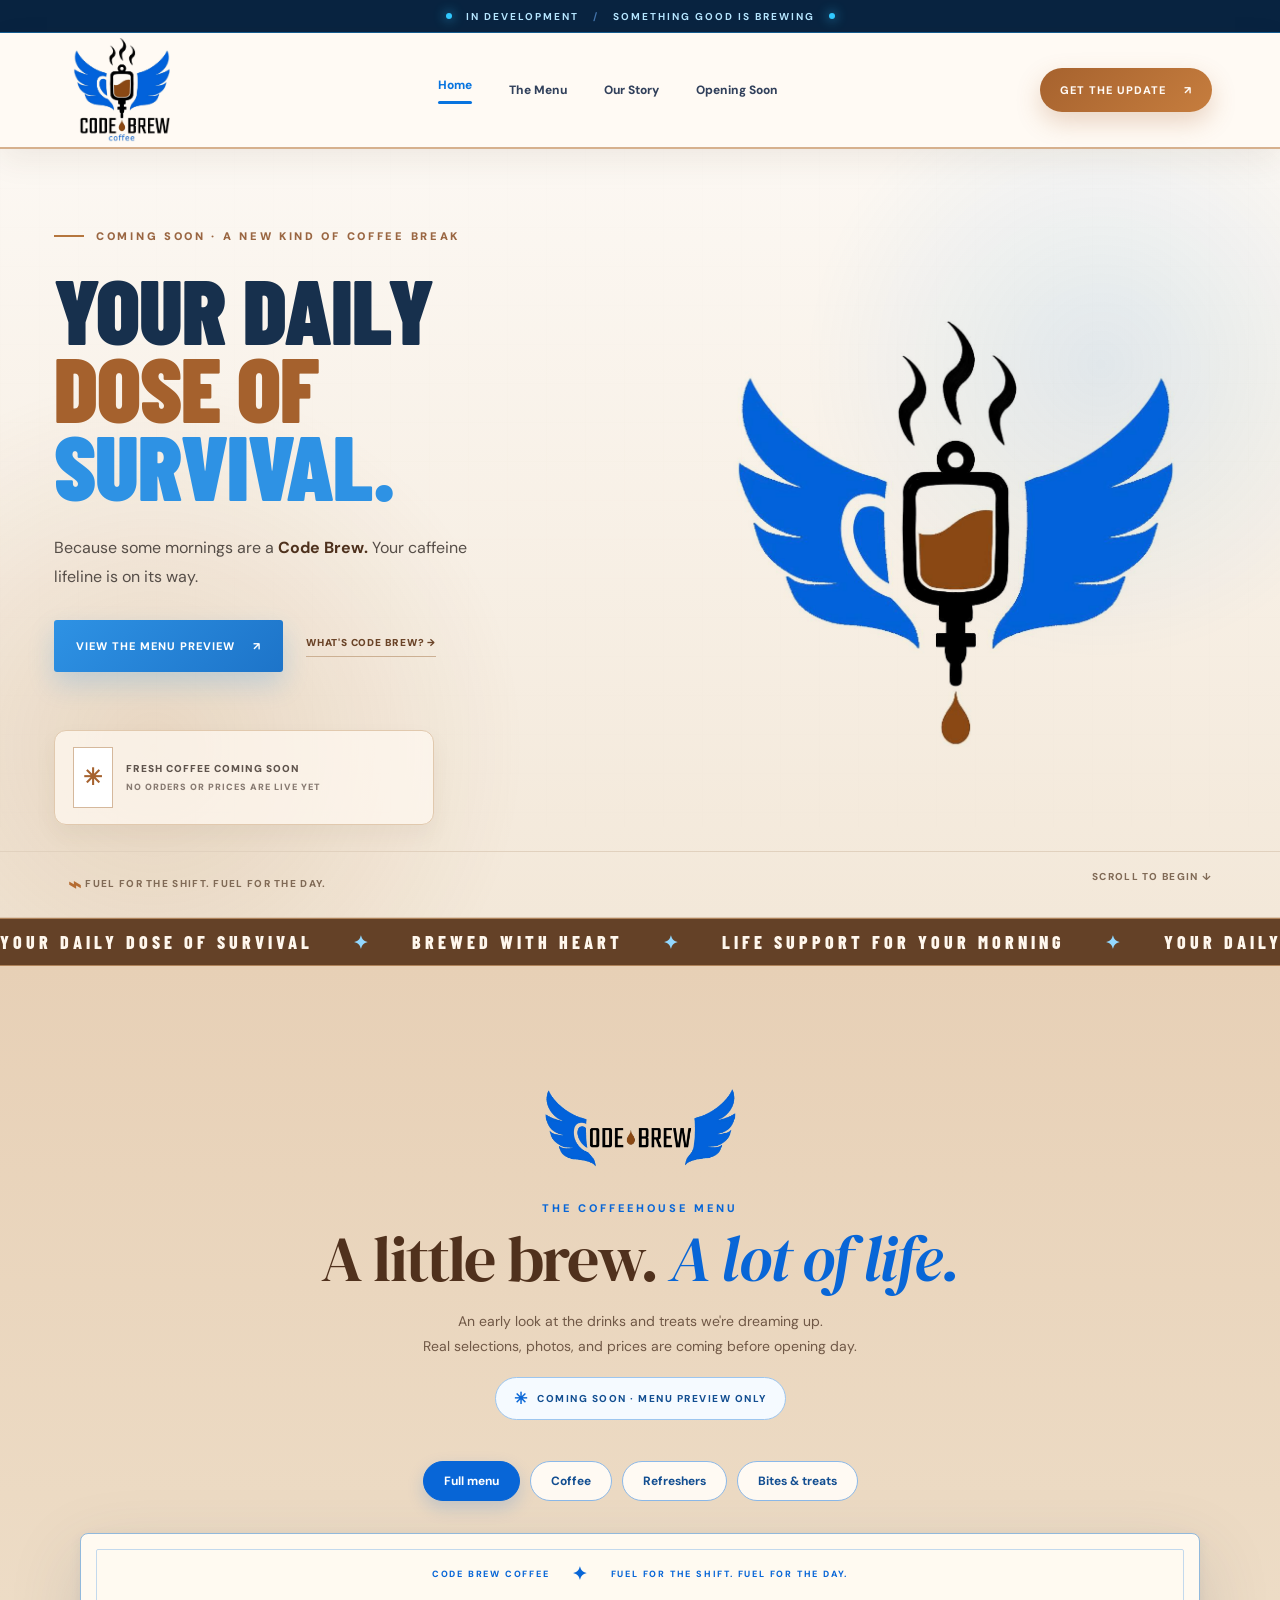
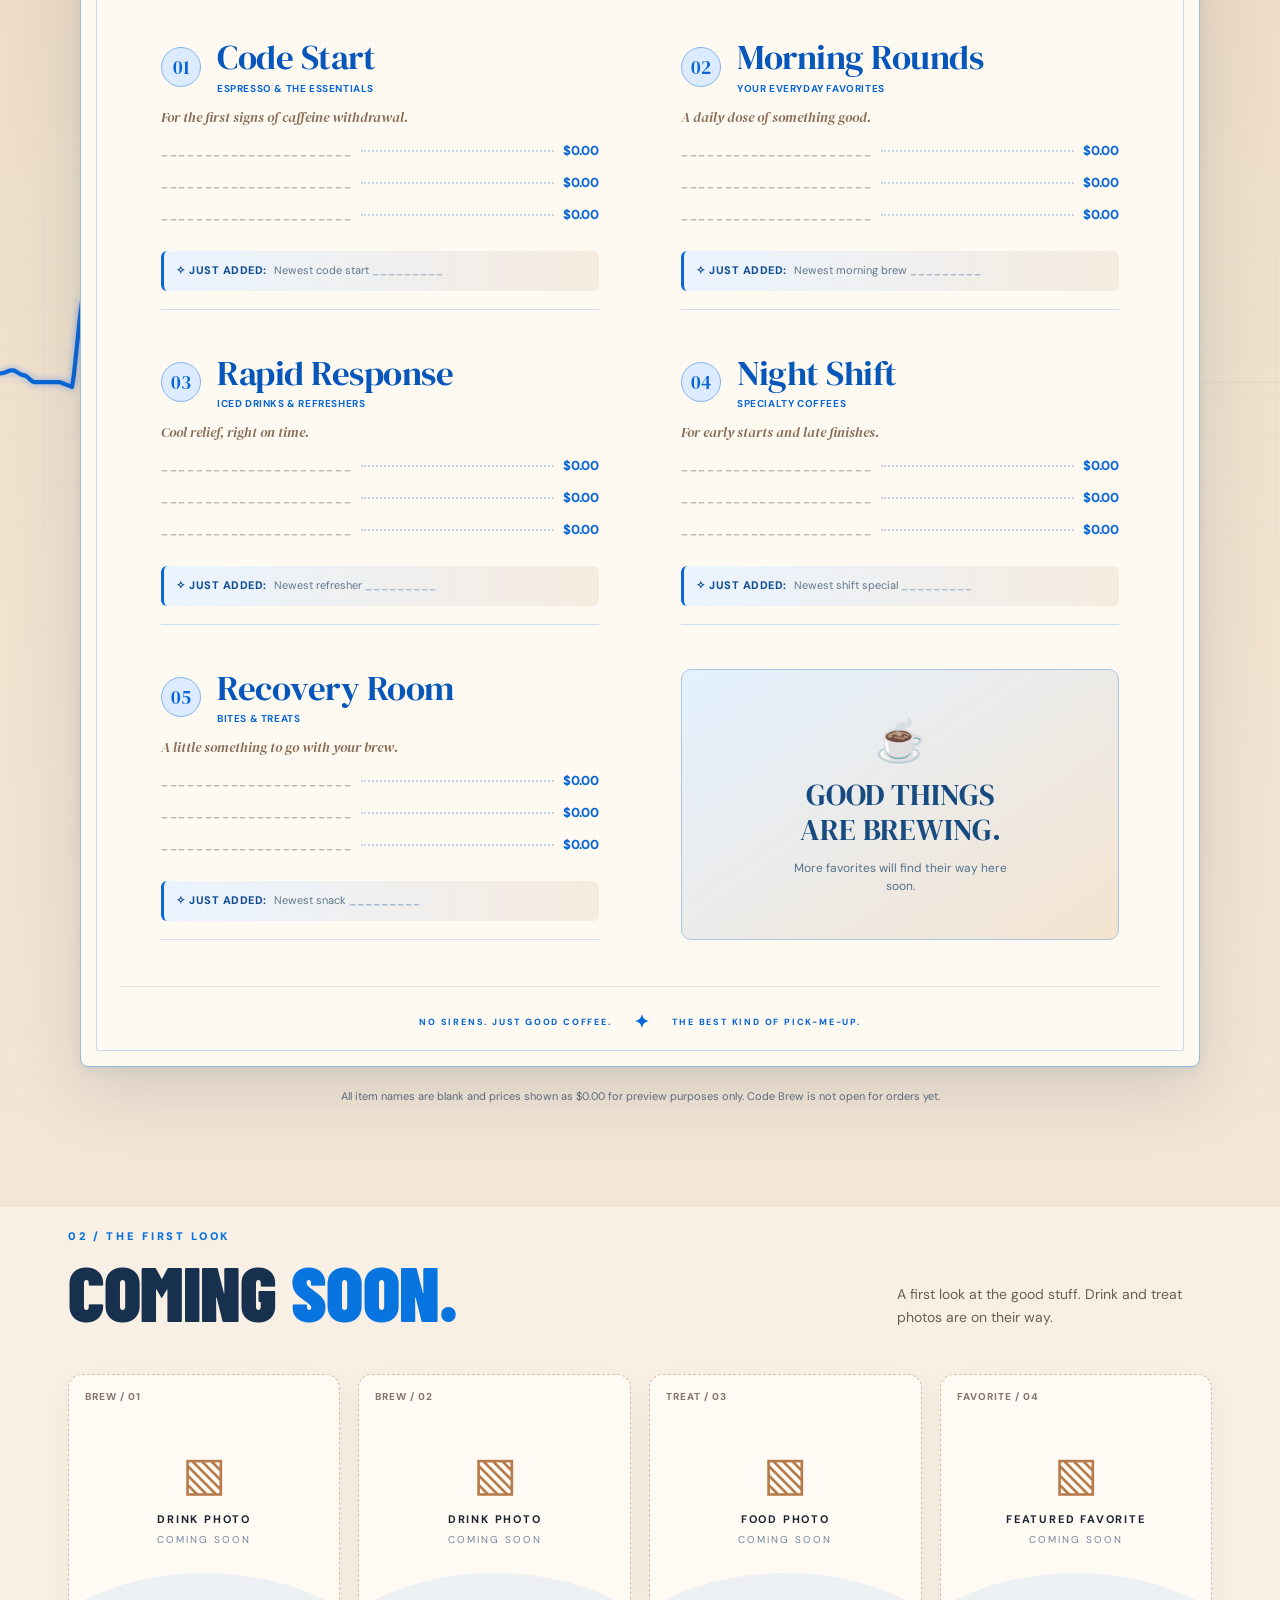
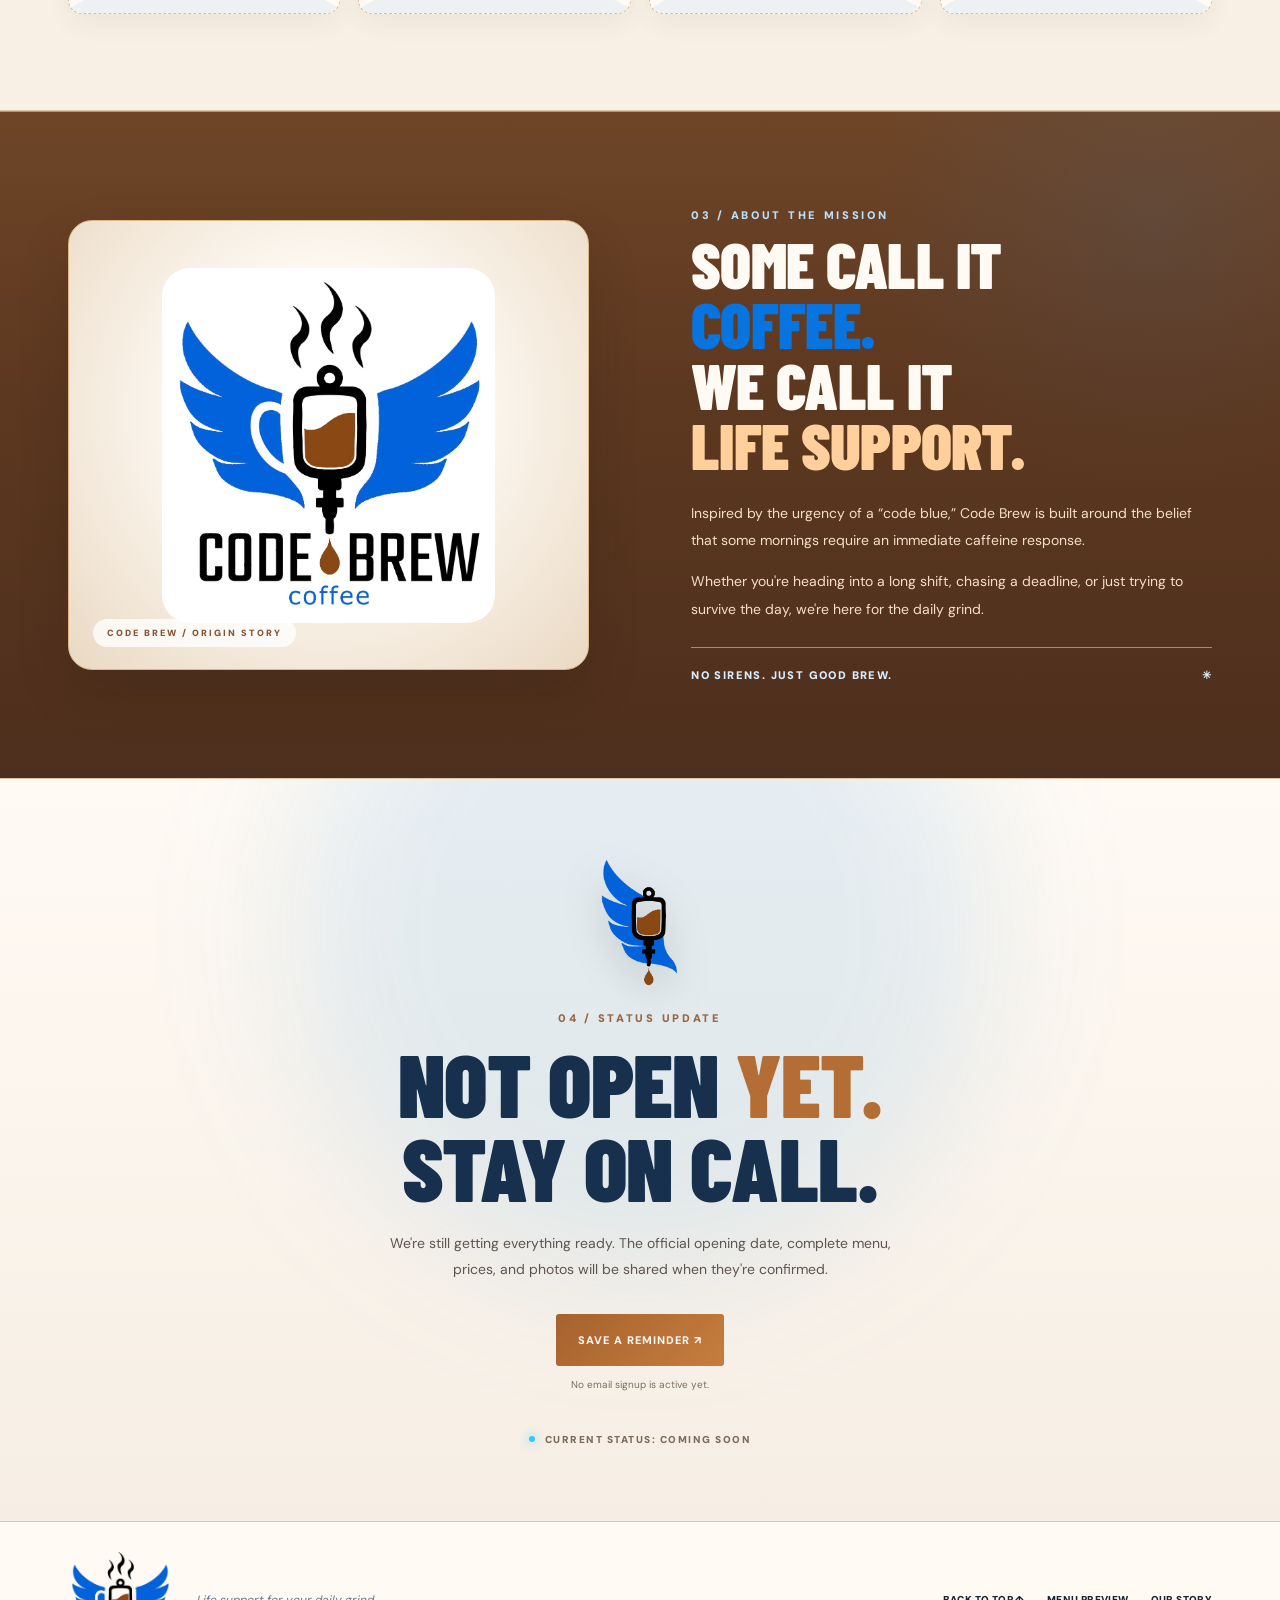
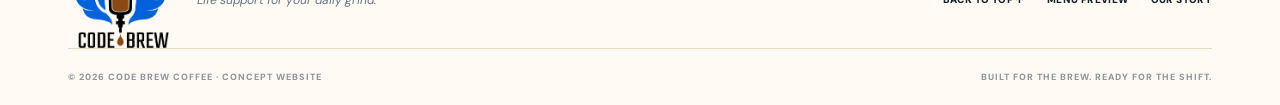
<file: index.html>
<!doctype html>
<html lang="en">
<head>
  <meta charset="utf-8">
  <meta name="viewport" content="width=device-width,initial-scale=1">
  <meta name="theme-color" content="#f8f7f3">
  <meta name="description" content="Code Brew Coffee — life support for your daily grind. An EMS-inspired coffee concept. Menu preview and launch updates coming soon.">
  <title>Code Brew Coffee | Life Support for Your Daily Grind</title>
  <link rel="icon" href="logo-mark.png" type="image/png">
  <link rel="preconnect" href="https://fonts.googleapis.com">
  <link rel="preconnect" href="https://fonts.gstatic.com" crossorigin>
  <link href="https://fonts.googleapis.com/css2?family=Barlow+Condensed:wght@500;600;700;800;900&family=DM+Sans:wght@400;500;600;700;800&family=DM+Serif+Display:ital@0;1&display=swap" rel="stylesheet">
  <link rel="stylesheet" href="styles.css?v=CODEBREW-V11-MOBILE-20261114">
  <style id="codebrew-ecg-v13-fix">
    /* Only the ECG background is affected. Existing menu and page layout remain unchanged. */
    .menu-section { position: relative; isolation: isolate; }
    .menu-ecg {
      position: absolute !important;
      inset: 0 !important;
      width: 100% !important;
      height: 100% !important;
      overflow: hidden !important;
      pointer-events: none !important;
      z-index: 0 !important;
      opacity: 1 !important;
      display: block !important;
    }
    .menu-ecg canvas {
      display: block !important;
      position: absolute !important;
      inset: 0 !important;
      max-width: none !important;
    }
    .menu-section .cafe-menu-shell { position: relative; z-index: 2; }
    @media (prefers-reduced-motion: reduce) {
      .menu-ecg { opacity: .65 !important; }
    }
  </style>

  <script src="script.js?v=CODEBREW-V15-MOBILE-ECG" defer></script>

<style id="codebrew-mobile-v15">
/* Only phones/tablets: desktop V13 layout and visuals stay unchanged. */
.mobile-ecg-band{display:none}
@media(max-width:720px){
  html,body{overflow-x:clip}
  .site-header{height:87px!important;min-height:87px!important;padding:8px 18px!important}
  .site-header .brand{width:94px!important;min-width:94px!important;height:76px!important;display:flex!important;align-items:center!important;overflow:visible!important}
  .site-header .brand img{display:block!important;height:74px!important;width:auto!important;max-height:74px!important;max-width:94px!important;object-fit:contain!important}
  .nav{top:87px!important}
  .hero{min-height:0!important;height:auto!important;overflow:hidden!important}
  .hero-content{padding:34px 20px 22px!important;max-width:100%!important}
  .hero .eyebrow{font-size:9px!important;letter-spacing:1.25px!important;line-height:1.4!important;gap:9px!important;margin-bottom:15px!important}
  .hero .eyebrow .blue-stroke{width:20px!important;flex:0 0 20px!important}
  .hero-columns{display:grid!important;grid-template-columns:minmax(0,1fr) minmax(0,.85fr)!important;gap:8px 12px!important;align-items:center!important}
  .hero-copy{display:contents!important}
  .hero-copy h1{grid-column:1/-1!important;grid-row:1!important;margin:0 0 12px!important;max-width:100%!important;font-size:clamp(58px,14vw,79px)!important;line-height:.86!important;letter-spacing:-.5px!important}
  .hero-copy p{grid-column:1!important;grid-row:2!important;align-self:center!important;margin:0!important;font-size:clamp(12px,3.3vw,15px)!important;line-height:1.55!important;max-width:100%!important;overflow-wrap:normal!important}
  .hero-art{grid-column:2!important;grid-row:2!important;align-self:center!important;margin:0!important;padding:0!important;width:100%!important;height:auto!important;min-height:0!important;max-height:none!important;display:flex!important;align-items:center!important;justify-content:center!important;overflow:visible!important}
  .hero-art:before,.hero-art:after,.hero-art .art-orbit{display:none!important}
  .hero-art>img{display:block!important;position:static!important;width:100%!important;height:auto!important;max-width:220px!important;max-height:245px!important;aspect-ratio:auto!important;object-fit:contain!important;margin:0 auto!important;padding:0!important;border:0!important;border-radius:0!important;background:none!important;box-shadow:none!important;filter:none!important}
  .hero-actions{grid-column:1/-1!important;grid-row:3!important;display:flex!important;flex-wrap:wrap!important;align-items:center!important;gap:12px!important;margin:15px 0 0!important}
  .hero-actions .btn{padding:14px 17px!important;width:auto!important;min-height:45px!important;font-size:10px!important;flex:0 1 auto!important}
  .hero-actions .text-link{font-size:9px!important;white-space:nowrap!important;padding-bottom:4px!important}
  .hero-note{grid-column:1/-1!important;grid-row:4!important;position:static!important;display:flex!important;align-items:center!important;gap:12px!important;width:100%!important;max-width:100%!important;min-height:62px!important;margin:10px 0 0!important;padding:10px 12px!important;font-size:10px!important;line-height:1.35!important;box-sizing:border-box!important}
  .hero-note .status-icon{flex:0 0 auto!important;padding:7px!important;font-size:20px!important}
  .hero-note small{font-size:9px!important}
  .hero-bottom{position:relative!important;inset:auto!important;bottom:auto!important;display:flex!important;justify-content:center!important;align-items:center!important;min-height:41px!important;gap:0!important;padding:9px 12px!important;margin:0!important;font-size:8px!important;line-height:1.3!important;letter-spacing:.75px!important;text-align:center!important}
  .hero-bottom>div:first-child{max-width:100%!important;white-space:normal!important}
  .hero-bottom>div:last-child{display:none!important}
  .ticker{height:auto!important;min-height:37px!important;overflow:hidden!important}
  .ticker-track,.ticker-segment{white-space:nowrap!important}
  .menu-section{padding-top:56px!important;padding-bottom:60px!important}
  .menu-section>.menu-ecg{display:none!important}
  .cafe-menu-shell{position:relative!important;z-index:2!important}
  .mobile-ecg-band{display:block!important;position:relative!important;width:calc(100% + 32px)!important;height:142px!important;margin:20px -16px 22px!important;overflow:hidden!important;pointer-events:none!important;background:linear-gradient(180deg,rgba(255,255,255,0),rgba(255,251,246,.16),rgba(255,255,255,0))!important}
  .mobile-ecg-band canvas{position:absolute!important;inset:0!important;width:100%!important;height:100%!important;max-width:none!important}
  .cafe-menu-intro{padding-left:12px!important;padding-right:12px!important}
  .cafe-menu-intro h2{font-size:clamp(35px,9vw,46px)!important}
  .cafe-menu-lede{line-height:1.55!important;font-size:13px!important;max-width:32ch!important}
  .menu-section .menu-filters{display:flex!important;flex-wrap:nowrap!important;justify-content:flex-start!important;overflow-x:auto!important;overflow-y:hidden!important;-webkit-overflow-scrolling:touch!important;scrollbar-width:none!important;gap:8px!important;padding:2px 14px 10px!important;scroll-snap-type:x proximity!important}
  .menu-section .menu-filters::-webkit-scrollbar{display:none!important}
  .menu-section .filter{flex:0 0 auto!important;white-space:nowrap!important;scroll-snap-align:start!important;padding:10px 15px!important}
  .cafe-menu-filter-wrap{width:100%!important;min-width:0!important;display:block!important;margin:18px 0 2px!important}
  .coffee-menu-paper{position:relative!important;z-index:2!important}
}
@media(max-width:360px){
  .hero-content{padding-left:14px!important;padding-right:14px!important}
  .hero-copy h1{font-size:clamp(49px,13.8vw,61px)!important}
  .hero-art>img{max-width:155px!important}
  .hero-actions .btn{padding:12px 13px!important;font-size:9px!important}
  .hero-actions .text-link{font-size:8px!important}
}
</style>


<style id="codebrew-mobile-v16-hero">
/* Mobile-only hero composition. Desktop and mobile ECG remain unchanged. */
@media (max-width: 720px) {
  .hero-content { padding: 28px 18px 22px !important; }
  .hero .eyebrow { justify-content: center !important; text-align: center !important; margin: 0 auto 16px !important; font-size: clamp(8px,2.2vw,10px) !important; }
  .hero-columns { display: grid !important; grid-template-columns: minmax(0,1fr) !important; gap: 0 !important; justify-items: center !important; align-items: start !important; }
  .hero-copy { display: contents !important; }
  .hero-copy h1 { grid-column: 1 !important; grid-row: 1 !important; text-align: center !important; justify-self: center !important; font-size: clamp(48px,12.4vw,76px) !important; line-height: .89 !important; letter-spacing: -.6px !important; margin: 0 auto 14px !important; max-width: 100% !important; }
  .hero-art { grid-column: 1 !important; grid-row: 2 !important; display: flex !important; justify-content: center !important; align-items: center !important; width: 100% !important; height: auto !important; min-height: 0 !important; max-height: none !important; margin: 0 auto 10px !important; padding: 0 !important; }
  .hero-art > img { width: auto !important; height: auto !important; max-width: min(46vw,180px) !important; max-height: 160px !important; object-fit: contain !important; margin: 0 auto !important; filter: none !important; }
  .hero-copy p { grid-column: 1 !important; grid-row: 3 !important; text-align: center !important; justify-self: center !important; width: 100% !important; max-width: 345px !important; margin: 0 auto 17px !important; font-size: clamp(12px,3.35vw,15px) !important; line-height: 1.5 !important; }
  .hero-actions { grid-column: 1 !important; grid-row: 4 !important; display: flex !important; justify-content: center !important; align-items: center !important; flex-wrap: wrap !important; gap: 12px !important; margin: 0 auto 15px !important; width: 100% !important; }
  .hero-actions .btn { flex: 0 1 auto !important; width: auto !important; min-height: 43px !important; padding: 13px 14px !important; font-size: 9px !important; }
  .hero-actions .text-link { font-size: 9px !important; white-space: nowrap !important; }
  .hero-note { grid-column: 1 !important; grid-row: 5 !important; justify-self: center !important; margin: 0 auto !important; padding: 10px 12px !important; width: min(100%,440px) !important; max-width: 100% !important; }
}
@media(max-width:360px){
  .hero-copy h1 {font-size: clamp(43px,12vw,52px) !important;}
  .hero-art > img { max-height: 132px !important; max-width: 47vw !important; }
  .hero-actions { gap: 9px !important; }
  .hero-actions .btn { font-size: 8px !important; padding: 12px 10px !important; }
  .hero-actions .text-link { font-size: 8px !important; }
}
</style>

<style id="codebrew-mobile-v17-bold-opening">
/* Bold first impression on phones; V13 ECG and desktop styling untouched. */
@media (max-width:720px) {
  .hero-content { padding: 22px 16px 18px !important; }
  .hero .eyebrow { margin: 0 auto 13px !important; font-size: clamp(8px,2.15vw,10px) !important; }
  .hero-columns { gap: 0 !important; }
  .hero-copy h1 {
    width: 100% !important;
    max-width: 100% !important;
    margin: 0 auto 10px !important;
    text-align: center !important;
    font-size: clamp(58px,15.4vw,91px) !important;
    line-height: .85 !important;
    letter-spacing: -1px !important;
    overflow-wrap: normal !important;
  }
  .hero-art { margin: 0 auto 8px !important; width: 100% !important; overflow: visible !important; }
  .hero-art > img {
    width: min(92vw,390px) !important;
    max-width: min(92vw,390px) !important;
    max-height: none !important;
    height: auto !important;
    object-fit: contain !important;
  }
  .hero-copy p {
    margin: 0 auto 14px !important;
    max-width: 335px !important;
    font-size: clamp(12px,3.5vw,15px) !important;
    line-height: 1.4 !important;
  }
  .hero-actions { margin: 0 auto 13px !important; gap: 11px !important; }
  .hero-note { margin: 0 auto !important; }
}
@media (max-width:360px) {
  .hero-copy h1 { font-size: clamp(48px,15vw,56px) !important; }
  .hero-art > img { width: 92vw !important; max-width: 92vw !important; max-height: none !important; }
}
</style>
</head>
<body>
  <div class="announcement"><span class="pulse-dot"></span> IN DEVELOPMENT <span class="sep">/</span> SOMETHING GOOD IS BREWING <span class="pulse-dot"></span></div>
  <header class="site-header" id="home">
    <a href="#home" class="brand" aria-label="Code Brew Coffee home"><img src="codebrew-header-logo.png?v=9" alt="Code Brew Coffee full logo with blue wings, coffee IV, and wordmark" /></a>
    <button class="menu-toggle" aria-label="Open navigation" aria-expanded="false" aria-controls="primary-nav"><span></span><span></span><span></span></button>
    <nav id="primary-nav" class="nav" aria-label="Main navigation"><a href="#home" class="active">Home</a><a href="#menu">The Menu</a><a href="#story">Our Story</a><a href="#launch">Opening Soon</a></nav>
    <a class="header-cta" href="#launch">GET THE UPDATE <span aria-hidden="true">↗</span></a>
  </header>
  <main>
    <section class="hero" aria-labelledby="hero-heading">
      <div class="hero-grid" aria-hidden="true"></div>
      <div class="hero-content">
        <div class="eyebrow"><span class="blue-stroke"></span> COMING SOON · A NEW KIND OF COFFEE BREAK</div>
        <div class="hero-columns">
          <div class="hero-copy">
            <h1 id="hero-heading">YOUR DAILY<br><em>DOSE OF</em><br><span class="blue-text">SURVIVAL.</span></h1>
            <p>Because some mornings are a <strong>Code Brew.</strong> Your caffeine lifeline is on its way.</p>
            <div class="hero-actions"><a class="btn btn-blue" href="#menu">VIEW THE MENU PREVIEW <span>↗</span></a><a class="text-link" href="#story">WHAT'S CODE BREW? <span>→</span></a></div>
            <div class="hero-note"><span class="status-icon">✳</span><span>FRESH COFFEE COMING SOON<br><small>NO ORDERS OR PRICES ARE LIVE YET</small></span></div>
          </div>
          <div class="hero-art">
            <img src="codebrew-hero-full-logo.png?v=8" alt="Full Code Brew coffee IV logo with both blue wings, steam and coffee drop" />
          </div>
        </div>
      </div>
      <div class="hero-bottom"><div><span class="heartbeat">⌁</span> FUEL FOR THE SHIFT. FUEL FOR THE DAY.</div><div>SCROLL TO BEGIN ↓</div></div>
    </section>
    <div class="ticker" aria-hidden="true"><div class="ticker-track"><div class="ticker-segment">YOUR DAILY DOSE OF SURVIVAL <span>✦</span> BREWED WITH HEART <span>✦</span> LIFE SUPPORT FOR YOUR MORNING <span>✦</span> YOUR DAILY DOSE OF SURVIVAL <span>✦</span> BREWED WITH HEART <span>✦</span> LIFE SUPPORT FOR YOUR MORNING <span>✦</span> YOUR DAILY DOSE OF SURVIVAL <span>✦</span> BREWED WITH HEART <span>✦</span> LIFE SUPPORT FOR YOUR MORNING <span>✦</span></div><div class="ticker-segment">YOUR DAILY DOSE OF SURVIVAL <span>✦</span> BREWED WITH HEART <span>✦</span> LIFE SUPPORT FOR YOUR MORNING <span>✦</span> YOUR DAILY DOSE OF SURVIVAL <span>✦</span> BREWED WITH HEART <span>✦</span> LIFE SUPPORT FOR YOUR MORNING <span>✦</span> YOUR DAILY DOSE OF SURVIVAL <span>✦</span> BREWED WITH HEART <span>✦</span> LIFE SUPPORT FOR YOUR MORNING <span>✦</span></div></div></div>
    <section class="menu-section section-pad" id="menu" aria-labelledby="menu-heading">
      <div class="menu-ecg" aria-hidden="true"><canvas id="codebrew-live-ecg"></canvas></div>
      <div class="cafe-menu-shell">
        <div class="cafe-menu-intro">
          <img class="cafe-menu-logo" src="codebrew-horizontal-logo-fixed.png?v=6" alt="CODE BREW full horizontal winged logo" />
          <p class="cafe-menu-kicker">THE COFFEEHOUSE MENU</p>
          <h2 id="menu-heading">A little brew. <em>A lot of life.</em></h2>
          <p class="cafe-menu-lede">An early look at the drinks and treats we're dreaming up.<br>Real selections, photos, and prices are coming before opening day.</p>
          <div class="cafe-menu-status"><span aria-hidden="true">✳</span> COMING SOON · MENU PREVIEW ONLY</div>
        </div>
        <div class="cafe-menu-filter-wrap">
          <div class="menu-filters" role="group" aria-label="Filter menu categories">
            <button class="filter active" data-filter="all" aria-pressed="true">Full menu</button>
            <button class="filter" data-filter="coffee" aria-pressed="false">Coffee</button>
            <button class="filter" data-filter="refreshers" aria-pressed="false">Refreshers</button>
            <button class="filter" data-filter="extras" aria-pressed="false">Bites & treats</button>
          </div>
        </div>
        <div class="mobile-ecg-band" aria-hidden="true"><canvas id="codebrew-mobile-ecg"></canvas></div>
        <div class="coffee-menu-paper">
          <div class="cafe-paper-top"><span>CODE BREW COFFEE</span><span>✦</span><span>FUEL FOR THE SHIFT. FUEL FOR THE DAY.</span></div>
          <div class="coffee-menu-columns">
            <article class="coffee-menu-group" data-category="coffee">
              <div class="coffee-menu-section-heading"><span class="coffee-menu-num">01</span><div><h3>Code Start</h3><p>Espresso & the essentials</p></div></div>
              <p class="coffee-menu-subline">For the first signs of caffeine withdrawal.</p>
              <div class="coffee-menu-items">
                <div class="coffee-menu-item"><span class="coffee-menu-placeholder" aria-label="Product name to be announced">______________________</span><span class="coffee-menu-dots" aria-hidden="true"></span><strong>$0.00</strong></div>
                <div class="coffee-menu-item"><span class="coffee-menu-placeholder" aria-label="Product name to be announced">______________________</span><span class="coffee-menu-dots" aria-hidden="true"></span><strong>$0.00</strong></div>
                <div class="coffee-menu-item"><span class="coffee-menu-placeholder" aria-label="Product name to be announced">______________________</span><span class="coffee-menu-dots" aria-hidden="true"></span><strong>$0.00</strong></div>
              </div>
              <div class="coffee-menu-new"><span>✧ JUST ADDED:</span> Newest code start <span class="coffee-menu-blank">_________</span></div>
            </article>
            <article class="coffee-menu-group" data-category="coffee">
              <div class="coffee-menu-section-heading"><span class="coffee-menu-num">02</span><div><h3>Morning Rounds</h3><p>Your everyday favorites</p></div></div>
              <p class="coffee-menu-subline">A daily dose of something good.</p>
              <div class="coffee-menu-items">
                <div class="coffee-menu-item"><span class="coffee-menu-placeholder" aria-label="Product name to be announced">______________________</span><span class="coffee-menu-dots" aria-hidden="true"></span><strong>$0.00</strong></div>
                <div class="coffee-menu-item"><span class="coffee-menu-placeholder" aria-label="Product name to be announced">______________________</span><span class="coffee-menu-dots" aria-hidden="true"></span><strong>$0.00</strong></div>
                <div class="coffee-menu-item"><span class="coffee-menu-placeholder" aria-label="Product name to be announced">______________________</span><span class="coffee-menu-dots" aria-hidden="true"></span><strong>$0.00</strong></div>
              </div>
              <div class="coffee-menu-new"><span>✧ JUST ADDED:</span> Newest morning brew <span class="coffee-menu-blank">_________</span></div>
            </article>
            <article class="coffee-menu-group" data-category="refreshers">
              <div class="coffee-menu-section-heading"><span class="coffee-menu-num">03</span><div><h3>Rapid Response</h3><p>Iced drinks & refreshers</p></div></div>
              <p class="coffee-menu-subline">Cool relief, right on time.</p>
              <div class="coffee-menu-items">
                <div class="coffee-menu-item"><span class="coffee-menu-placeholder" aria-label="Product name to be announced">______________________</span><span class="coffee-menu-dots" aria-hidden="true"></span><strong>$0.00</strong></div>
                <div class="coffee-menu-item"><span class="coffee-menu-placeholder" aria-label="Product name to be announced">______________________</span><span class="coffee-menu-dots" aria-hidden="true"></span><strong>$0.00</strong></div>
                <div class="coffee-menu-item"><span class="coffee-menu-placeholder" aria-label="Product name to be announced">______________________</span><span class="coffee-menu-dots" aria-hidden="true"></span><strong>$0.00</strong></div>
              </div>
              <div class="coffee-menu-new"><span>✧ JUST ADDED:</span> Newest refresher <span class="coffee-menu-blank">_________</span></div>
            </article>
            <article class="coffee-menu-group" data-category="coffee">
              <div class="coffee-menu-section-heading"><span class="coffee-menu-num">04</span><div><h3>Night Shift</h3><p>Specialty coffees</p></div></div>
              <p class="coffee-menu-subline">For early starts and late finishes.</p>
              <div class="coffee-menu-items">
                <div class="coffee-menu-item"><span class="coffee-menu-placeholder" aria-label="Product name to be announced">______________________</span><span class="coffee-menu-dots" aria-hidden="true"></span><strong>$0.00</strong></div>
                <div class="coffee-menu-item"><span class="coffee-menu-placeholder" aria-label="Product name to be announced">______________________</span><span class="coffee-menu-dots" aria-hidden="true"></span><strong>$0.00</strong></div>
                <div class="coffee-menu-item"><span class="coffee-menu-placeholder" aria-label="Product name to be announced">______________________</span><span class="coffee-menu-dots" aria-hidden="true"></span><strong>$0.00</strong></div>
              </div>
              <div class="coffee-menu-new"><span>✧ JUST ADDED:</span> Newest shift special <span class="coffee-menu-blank">_________</span></div>
            </article>
            <article class="coffee-menu-group" data-category="extras">
              <div class="coffee-menu-section-heading"><span class="coffee-menu-num">05</span><div><h3>Recovery Room</h3><p>Bites & treats</p></div></div>
              <p class="coffee-menu-subline">A little something to go with your brew.</p>
              <div class="coffee-menu-items">
                <div class="coffee-menu-item"><span class="coffee-menu-placeholder" aria-label="Product name to be announced">______________________</span><span class="coffee-menu-dots" aria-hidden="true"></span><strong>$0.00</strong></div>
                <div class="coffee-menu-item"><span class="coffee-menu-placeholder" aria-label="Product name to be announced">______________________</span><span class="coffee-menu-dots" aria-hidden="true"></span><strong>$0.00</strong></div>
                <div class="coffee-menu-item"><span class="coffee-menu-placeholder" aria-label="Product name to be announced">______________________</span><span class="coffee-menu-dots" aria-hidden="true"></span><strong>$0.00</strong></div>
              </div>
              <div class="coffee-menu-new"><span>✧ JUST ADDED:</span> Newest snack <span class="coffee-menu-blank">_________</span></div>
            </article>
            <aside class="coffee-menu-special" aria-label="More menu items coming soon"><span class="coffee-menu-special-icon">☕</span><p>GOOD THINGS<br>ARE BREWING.</p><small>More favorites will find their way here soon.</small></aside>
          </div>
          <div class="cafe-paper-bottom"><span>NO SIRENS. JUST GOOD COFFEE.</span><span>✦</span><span>THE BEST KIND OF PICK-ME-UP.</span></div>
        </div>
        <p class="cafe-menu-footnote">All item names are blank and prices shown as $0.00 for preview purposes only. Code Brew is not open for orders yet.</p>
      </div>
    </section>
    <section class="feature-section section-pad" aria-labelledby="featured-heading"><div class="feature-heading"><div><div class="kicker">02 / THE FIRST LOOK</div><h2 id="featured-heading">COMING <span>SOON.</span></h2></div><p>A first look at the good stuff. Drink and treat photos are on their way.</p></div><div class="photo-grid"><div class="photo-slot"><span class="slot-index">BREW / 01</span><span class="photo-symbol">▧</span><b>DRINK PHOTO</b><small>COMING SOON</small></div><div class="photo-slot"><span class="slot-index">BREW / 02</span><span class="photo-symbol">▧</span><b>DRINK PHOTO</b><small>COMING SOON</small></div><div class="photo-slot"><span class="slot-index">TREAT / 03</span><span class="photo-symbol">▧</span><b>FOOD PHOTO</b><small>COMING SOON</small></div><div class="photo-slot"><span class="slot-index">FAVORITE / 04</span><span class="photo-symbol">▧</span><b>FEATURED FAVORITE</b><small>COMING SOON</small></div></div></section>
    <section class="story-section section-pad" id="story"><div class="story-image"><img src="logo-primary.png" alt="Full Code Brew Coffee logo, blue wings and steaming coffee IV" /><span>CODE BREW / ORIGIN STORY</span></div><div class="story-copy"><div class="kicker">03 / ABOUT THE MISSION</div><h2>SOME CALL IT<br><span>COFFEE.</span><br>WE CALL IT<br><i>LIFE SUPPORT.</i></h2><p>Inspired by the urgency of a “code blue,” Code Brew is built around the belief that some mornings require an immediate caffeine response.</p><p>Whether you're heading into a long shift, chasing a deadline, or just trying to survive the day, we're here for the daily grind.</p><div class="story-signoff">NO SIRENS. JUST GOOD BREW. <span>✳</span></div></div></section>
    <section class="launch-section section-pad" id="launch"><div class="launch-glow"></div><img class="launch-mark" src="logo-secondary.png" alt="Code Brew secondary logo" /><div class="kicker">04 / STATUS UPDATE</div><h2>NOT OPEN <em>YET.</em><br>STAY ON CALL.</h2><p>We're still getting everything ready. The official opening date, complete menu, prices, and photos will be shared when they're confirmed.</p><div class="launch-cta"><a href="mailto:?subject=Remind%20me%20to%20check%20Code%20Brew%20Coffee&body=Code%20Brew%20Coffee%20is%20opening%20soon.%20Check%20the%20website%20for%20updates." class="btn btn-white">SAVE A REMINDER ↗</a><span>No email signup is active yet.</span></div><div class="launch-status"><span class="pulse-dot"></span> CURRENT STATUS: COMING SOON</div></section>
  </main>
  <footer class="footer"><div class="footer-main"><img src="logo-no-subtitle.png" alt="Code Brew Coffee logo" /><p>Life support for your daily grind.</p><div class="footer-links"><a href="#home">BACK TO TOP ↑</a><a href="#menu">MENU PREVIEW</a><a href="#story">OUR STORY</a></div></div><div class="footer-bottom"><span>© <span id="year"></span> CODE BREW COFFEE · CONCEPT WEBSITE</span><span>BUILT FOR THE BREW. READY FOR THE SHIFT.</span></div></footer>
</body>
</html>
</file>
<file: styles.css>
:root{--ink:#142030;--night:#071a32;--blue:#0866d7;--blue2:#00a0f4;--coffee:#895029;--cream:#f8f7f3;--line:#e4e4e1;--muted:#6c7782}*{box-sizing:border-box}html{scroll-behavior:smooth;scroll-padding-top:90px}body{margin:0;background:var(--cream);font-family:'DM Sans',Arial,sans-serif;color:var(--ink);-webkit-font-smoothing:antialiased}a{color:inherit;text-decoration:none}button{font:inherit}img{max-width:100%}.announcement{background:var(--night);color:#b9d8ff;height:33px;display:flex;justify-content:center;align-items:center;gap:14px;font:700 10px 'DM Sans',sans-serif;letter-spacing:2px}.announcement .sep{color:#4374ac}.pulse-dot{width:6px;height:6px;display:inline-block;border-radius:50%;background:#30c8ff;box-shadow:0 0 12px #30c8ff}.site-header{height:83px;display:flex;align-items:center;justify-content:space-between;gap:22px;padding:0 max(5.3vw,26px);background:#fff;border-bottom:1px solid #e8ebec;position:relative;z-index:5}.brand{width:225px;display:flex;align-items:center}.brand img{width:100%;height:65px;object-fit:contain}.nav{display:flex;align-items:center;gap:37px}.nav a{font-size:12px;font-weight:800;color:#31405b;transition:color .2s}.nav a:hover,.nav .active{color:var(--blue)}.nav .active:after{content:'';display:block;width:100%;height:3px;margin-top:8px;background:var(--blue);border-radius:4px}.header-cta,.btn{display:inline-flex;align-items:center;justify-content:center;gap:18px;font-weight:800;font-size:11px;letter-spacing:1px;white-space:nowrap}.header-cta{background:var(--coffee);color:#fff;padding:15px 20px;border-radius:30px}.header-cta:hover{background:#663613}.menu-toggle{display:none}.hero{position:relative;overflow:hidden;background:radial-gradient(ellipse at 78% 38%,#eaf1f5 0%,transparent 41%),linear-gradient(110deg,#fff 5%,#f7f9f9 64%,#ece8e2);min-height:620px}.hero-grid{position:absolute;inset:0;background-image:linear-gradient(#0669c509 1px,transparent 1px),linear-gradient(90deg,#0669c509 1px,transparent 1px);background-size:39px 39px;mask-image:linear-gradient(90deg,transparent,black)}.hero-content{max-width:1240px;margin:auto;padding:80px 34px 92px;position:relative}.eyebrow,.kicker{font-size:11px;font-weight:900;letter-spacing:2.7px;color:var(--blue)}.eyebrow{display:flex;align-items:center;gap:12px}.blue-stroke{height:2px;width:30px;background:var(--blue)}.hero-columns{display:grid;grid-template-columns:1fr 1fr;align-items:center;gap:20px}.hero-copy h1{font:900 clamp(64px,7.1vw,112px)/.86 'Barlow Condensed',Impact,sans-serif;letter-spacing:-1px;margin:27px 0 30px;color:var(--night)}.hero-copy h1 em{font-style:normal;color:var(--coffee)}.blue-text{color:var(--blue)}.hero-copy p{font-size:16px;max-width:420px;line-height:1.8;color:#526273}.hero-copy p strong{color:var(--ink)}.hero-actions{display:flex;align-items:center;gap:23px;margin-top:28px}.btn{padding:19px 22px;border-radius:3px;transition:transform .2s,background .2s}.btn:hover{transform:translateY(-2px)}.btn-blue{background:var(--blue);color:#fff}.btn-blue:hover{background:#0048a8}.text-link{font-size:10px;letter-spacing:.8px;font-weight:900;border-bottom:1px solid #8ca2b2;padding-bottom:7px}.hero-note{margin-top:58px;display:flex;align-items:center;gap:13px;color:#275b83;font-size:10px;line-height:1.8;font-weight:900;letter-spacing:1px}.hero-note small{color:#7b8793;font-size:9px}.status-icon{border:1px solid #bbd1e7;padding:9px;color:var(--blue);font-size:23px}.hero-art{height:435px;position:relative;display:flex;align-items:center;justify-content:center}.hero-art>img{position:relative;z-index:2;width:min(100%,510px);max-height:435px;object-fit:contain;filter:drop-shadow(0 22px 16px #0a395310)}.art-orbit{position:absolute;z-index:0;border:1px solid #1a85d026;border-radius:50%;width:420px;height:420px}.art-orbit.two{width:340px;height:340px;border-style:dashed}.float-label{position:absolute;font-size:10px;font-weight:900;letter-spacing:1.6px;color:var(--blue);z-index:3;background:#fff;padding:11px 13px;box-shadow:0 10px 26px #002b4d12}.float-label.top{right:-10px;top:48px}.float-label.bottom{left:-6px;bottom:40px;color:var(--coffee)}.float-label b{color:#11aa63}.hero-bottom{position:absolute;bottom:0;left:0;right:0;display:flex;justify-content:space-between;gap:15px;padding:18px max(5.3vw,26px);border-top:1px solid #d8e5ea;color:#6c808d;font-size:10px;font-weight:800;letter-spacing:1.3px}.heartbeat{color:var(--blue);font-size:22px;vertical-align:middle}.ticker{overflow:hidden;background:var(--blue);color:white;white-space:nowrap;border-top:4px solid #124c8e;border-bottom:4px solid #124c8e}.ticker div{width:max-content;padding:12px 0;font:800 18px 'Barlow Condensed',sans-serif;letter-spacing:4px;animation:marquee 27s linear infinite}.ticker span{color:#93d8ff;padding:0 32px}@keyframes marquee{to{transform:translateX(-50%)}}.section-pad{padding:96px max(5.3vw,26px)}.menu-section,.feature-section{max-width:1450px;margin:auto}.section-top,.feature-heading{display:flex;justify-content:space-between;align-items:end;gap:30px;margin-bottom:32px}h2{font:900 clamp(54px,6vw,83px)/.94 'Barlow Condensed',Impact,sans-serif;margin:12px 0 15px;letter-spacing:-.7px}h2 span{color:var(--blue)}.section-top p,.feature-heading p{font-size:14px;color:#697581;line-height:1.6}.menu-notice{background:#eaf2fb;border:1px solid #c7daee;padding:14px 20px;display:flex;gap:13px;align-items:center;color:#125b9e;font-size:11px;font-weight:900;letter-spacing:1px;min-width:275px}.menu-notice small{font-size:10px;font-weight:600;color:#66829a;letter-spacing:0}.notice-icon{display:grid;place-items:center;border-radius:50%;width:26px;height:26px;border:2px solid #4383c2;font-style:italic;font-family:serif;font-size:19px;flex:none}.menu-filters{display:flex;gap:8px;flex-wrap:wrap;margin-bottom:24px}.filter{border:1px solid #cdd8e0;background:#fff;color:#536779;font:800 11px 'DM Sans',sans-serif;padding:13px 17px;cursor:pointer;letter-spacing:.6px;transition:background .2s,color .2s}.filter:hover{border-color:var(--blue)}.filter.active{background:var(--night);color:#fff;border-color:var(--night)}.menu-grid{display:grid;grid-template-columns:repeat(3,minmax(0,1fr));gap:22px}.menu-card{border:1px solid #d9e3e9;background:white;box-shadow:0 11px 25px #2034440b;min-width:0}.menu-card[hidden]{display:none!important}.card-bar{color:white;min-height:94px;display:flex;align-items:center;gap:14px;padding:18px}.blue-bar{background:#0764ce}.brown-bar{background:#965829}.navy-bar{background:#034b94}.midnight-bar{background:#1b315d}.tan-bar{background:#9f602e}.card-icon{font:700 36px 'Barlow Condensed',sans-serif;width:39px;flex:none;text-align:center}.card-bar h3{font:900 29px/.95 'Barlow Condensed',sans-serif;margin:0 0 5px;letter-spacing:.2px}.card-bar p{font-size:10px;opacity:.87;margin:0}.card-number{font:900 12px 'DM Sans',sans-serif;margin-left:auto;align-self:flex-start;opacity:.65}.card-body{padding:23px 20px 17px}.menu-line{display:flex;align-items:center;gap:9px;margin-bottom:16px}.menu-line span{color:#89969c;font-size:11px;letter-spacing:1px;overflow:hidden;white-space:nowrap;flex:1}.menu-line strong{font:800 17px 'Barlow Condensed',sans-serif;color:#1d2e3d}.newest{font-size:9px;letter-spacing:.3px;font-weight:800;color:#175a96;background:#e9f2fc;padding:14px 10px;margin:8px -8px -6px;text-align:center}.newest b{letter-spacing:1px}.coming-card{background:repeating-linear-gradient(135deg,#f1f5f8,#f1f5f8 12px,#edf2f6 12px,#edf2f6 24px);display:flex;flex-direction:column;align-items:center;justify-content:center;gap:6px;padding:18px;min-height:290px;border:1px dashed #b9ccd9}.coming-mark img{height:125px;width:auto;display:block}.coming-text{text-align:center;font:900 23px 'Barlow Condensed',sans-serif;color:var(--night);line-height:1.2}.coming-text span{color:var(--blue);font-size:19px}.disclaimer{margin-top:22px;font-size:11px;color:#7c8791}.feature-section{padding-top:22px}.feature-heading p{max-width:315px}.photo-grid{display:grid;grid-template-columns:repeat(4,1fr);gap:18px}.photo-slot{height:240px;border:1px dashed #bacbd7;background:linear-gradient(145deg,#e9eff3,#f7f9fa);display:flex;align-items:center;justify-content:center;flex-direction:column;gap:7px;position:relative;overflow:hidden}.photo-slot:after{content:'';position:absolute;left:-20%;bottom:-83%;width:140%;height:100%;border-radius:50%;background:#b4d3ee66}.slot-index{position:absolute;left:16px;top:15px;font:800 10px 'DM Sans',sans-serif;letter-spacing:1px;color:#93a3b1}.photo-symbol{font-size:47px;color:#a6bdcd}.photo-slot b{font-size:11px;letter-spacing:1.8px;z-index:1}.photo-slot small{font-size:10px;letter-spacing:2px;color:#71889c;z-index:1}.story-section{max-width:none;background:#e7f0f8;display:grid;grid-template-columns:1fr 1fr;gap:clamp(30px,8vw,140px);align-items:center}.story-image{min-height:450px;background:radial-gradient(circle,#fff 30%,#d7e8f8);border:1px solid #c4d8e8;display:flex;flex-direction:column;align-items:center;justify-content:center;position:relative}.story-image img{height:355px;max-width:84%;object-fit:contain}.story-image span{position:absolute;bottom:22px;left:24px;font-size:9px;font-weight:900;letter-spacing:2px;color:#5680a5}.story-copy{max-width:525px}.story-copy h2{font-size:clamp(53px,5vw,75px);margin-bottom:25px}.story-copy h2 i{font-style:normal;color:var(--coffee)}.story-copy p{font-size:14px;line-height:1.95;color:#5d6d7b}.story-signoff{border-top:1px solid #b8cddd;margin-top:24px;padding-top:20px;font-size:11px;font-weight:900;letter-spacing:1.4px;display:flex;justify-content:space-between;color:var(--blue)}.launch-section{background:var(--night);color:white;text-align:center;position:relative;overflow:hidden;padding-top:80px;padding-bottom:75px}.launch-glow{position:absolute;width:700px;height:700px;border-radius:50%;background:#075eb23b;filter:blur(70px);left:50%;top:-200px;transform:translateX(-50%)}.launch-section>*:not(.launch-glow){position:relative}.launch-mark{height:127px;width:auto;filter:drop-shadow(0 12px 20px #0002)}.launch-section .kicker{color:#77c8ff;margin-top:20px}.launch-section h2{font-size:clamp(62px,7vw,98px);margin:15px 0 23px}.launch-section h2 em{color:#57b9ff;font-style:normal}.launch-section p{max-width:530px;margin:0 auto 32px;color:#c0cddc;line-height:1.8;font-size:14px}.launch-cta{display:flex;align-items:center;justify-content:center;flex-direction:column;gap:12px}.btn-white{background:white;color:var(--night)}.launch-cta span{font-size:10px;color:#9ab3cf}.launch-status{margin-top:42px;font-size:10px;font-weight:900;letter-spacing:1.5px;display:flex;justify-content:center;gap:10px;align-items:center;color:#add3f7}.footer{background:#fff;padding:30px max(5.3vw,26px) 0}.footer-main{display:flex;gap:24px;align-items:center}.footer-main img{height:96px;width:105px;object-fit:contain}.footer-main p{font-size:12px;color:#667785;font-style:italic}.footer-links{display:flex;gap:22px;margin-left:auto}.footer-links a{font-size:10px;font-weight:900;letter-spacing:.4px}.footer-links a:hover{color:var(--blue)}.footer-bottom{display:flex;justify-content:space-between;border-top:1px solid #e8ebef;padding:22px 0;font-size:9px;letter-spacing:1px;font-weight:800;color:#8b969f}@media(max-width:1000px){.menu-grid{grid-template-columns:repeat(2,minmax(0,1fr))}.nav{gap:19px}.brand{width:180px}.header-cta{font-size:10px;padding:12px}.hero-copy h1{font-size:clamp(60px,8vw,91px)}.float-label.top{right:0}.hero-art{height:380px}.story-section{gap:40px}.photo-slot{height:180px}}@media(max-width:720px){.site-header{height:76px;padding:0 18px}.brand{width:185px}.header-cta{display:none}.menu-toggle{display:flex;flex-direction:column;gap:5px;background:transparent;border:0;padding:12px;cursor:pointer}.menu-toggle span{width:23px;height:2px;background:var(--night)}.nav{display:none;position:absolute;left:0;right:0;top:76px;padding:15px 24px 24px;background:white;border-bottom:1px solid #e5eaee;box-shadow:0 10px 20px #0001;flex-direction:column;align-items:stretch;gap:0}.nav.open{display:flex}.nav a{padding:13px 3px}.nav .active:after{display:none}.hero-content{padding:59px 23px 78px}.hero-columns{grid-template-columns:1fr}.hero-copy h1{font-size:clamp(67px,16vw,100px);margin:28px 0 22px}.hero-copy p{font-size:14px}.hero-actions{gap:16px;flex-wrap:wrap}.hero-note{margin-top:28px}.hero-art{height:320px;margin-top:10px}.hero-art>img{height:315px;width:auto}.art-orbit{width:300px;height:300px}.art-orbit.two{width:240px;height:240px}.float-label{font-size:8px;padding:7px}.float-label.top{top:16px}.float-label.bottom{bottom:17px}.hero-bottom{font-size:8px;padding:14px 19px}.hero-bottom>div:last-child{display:none}.section-pad{padding:65px 19px}.section-top,.feature-heading{display:block}.menu-notice{margin-top:22px}.menu-grid{grid-template-columns:1fr}.card-body{padding:22px}.feature-section{padding-top:12px}.photo-grid{grid-template-columns:repeat(2,1fr);gap:11px}.photo-slot{height:175px}.story-section{grid-template-columns:1fr;gap:32px}.story-image{min-height:350px}.story-image img{height:270px}.story-copy h2{font-size:65px}.launch-section{padding:68px 18px}.launch-mark{height:110px}.footer-main{flex-wrap:wrap;gap:7px 19px}.footer-links{width:100%;justify-content:space-between;margin:12px 0 15px}.footer-bottom{gap:10px;flex-direction:column}.announcement{font-size:8px;letter-spacing:1px}}@media(prefers-reduced-motion:reduce){html{scroll-behavior:auto}.ticker div{animation:none}}


/* CODE BREW | NIGHT SHIFT EDITION
   Visual-only refresh. Keeps your existing HTML, logo paths, and JavaScript unchanged.
   Updated 2026-11-14. */

:root {
  --ink: #172538;
  --night: #091c30;
  --blue: #0874df;
  --blue2: #35b6ff;
  --coffee: #925126;
  --cream: #f5efe6;
  --line: #dfd2c3;
  --muted: #81909c;
}

body { background: #f5efe6; }

/* Header: intentionally light so the blue winged mark stays crisp. */
.announcement {
  background: #061325;
  color: #aee4ff;
  border-bottom: 1px solid #17568a;
}
.site-header {
  background: #fffaf3;
  border-bottom: 3px solid #b97a45;
  box-shadow: 0 7px 25px #06132518;
}
.header-cta {
  background: linear-gradient(110deg, #935028, #b66b32);
  box-shadow: 0 7px 18px #8f4a282c;
}

/* Make the first impression feel like an after-hours coffee dispatch. */
.hero {
  background:
    radial-gradient(ellipse at 76% 43%, #0c68ac65 0%, transparent 39%),
    radial-gradient(ellipse at 13% 85%, #71401c55 0%, transparent 43%),
    linear-gradient(125deg, #071423 3%, #102b48 56%, #081b30 100%);
  border-bottom: 1px solid #2d5470;
}
.hero-grid {
  background-image:
    linear-gradient(#77c9ff12 1px, transparent 1px),
    linear-gradient(90deg, #77c9ff12 1px, transparent 1px);
}
.hero-copy h1 { color: #fff7ed; text-shadow: 0 4px 18px #0002; }
.hero-copy h1 em { color: #c78a51; }
.hero-copy .blue-text { color: #40a8ff; }
.hero .eyebrow { color: #72cdff; }
.hero .blue-stroke { background: #39baff; }
.hero-copy p { color: #d3dde7; }
.hero-copy p strong { color: #fff6e8; }
.hero .text-link { color: #f5e6d4; border-bottom-color: #8faac6; }
.hero .btn-blue { background: #007ce7; box-shadow: 0 9px 28px #0084ff36; }
.hero-note { color: #b3dfff; }
.hero-note small { color: #bacadd; }
.status-icon { border-color: #447ca6; color: #7fd5ff; background: #5cc1ff12; }
.art-orbit { border-color: #67c8ff66; box-shadow: 0 0 70px #0c92ec1a; }
.art-orbit.two { border-color: #86cef744; }
.hero-art > img { filter: drop-shadow(0 14px 22px #0008); }
.float-label {
  color: #d8ecfc;
  background: #0d2942;
  border: 1px solid #39749d;
  box-shadow: 0 12px 25px #0004;
}
.float-label.bottom { color: #ffd2a4; }
.float-label b { color: #5bd99e; }
.hero-bottom { border-top-color: #3c5974; color: #accce1; }
.heartbeat { color: #55bcff; }
.ticker { background: #0069cb; border-top-color: #2bb7ff; border-bottom-color: #10477f; }

/* Navy menu stage creates contrast while retaining paper-like menu cards. */
.menu-section {
  max-width: none;
  background:
    radial-gradient(ellipse at 92% 10%, #1662a13d 0%, transparent 37%),
    radial-gradient(ellipse at 2% 96%, #a6632631 0%, transparent 38%),
    #0b1b2e;
  color: #fff4e5;
  border-top: 5px solid #a96834;
  border-bottom: 5px solid #a96834;
  position: relative;
}
.menu-section > * { max-width: 1280px; margin-left: auto; margin-right: auto; }
.menu-section .kicker { color: #73c8ff; }
.menu-section h2 { color: #fff8ef; }
.menu-section h2 span { color: #46b4ff; }
.menu-section .section-top p { color: #adbdce; }
.menu-notice {
  color: #f7dfbb;
  background: #1c344c;
  border: 1px solid #456789;
  border-left: 4px solid #d19a60;
}
.menu-notice small { color: #c3d3e3; }
.notice-icon { border-color: #a8d3fb; color: #9ed4ff; }
.menu-filters { margin-top: 28px; margin-bottom: 27px; }
.filter {
  color: #dae8f7;
  background: #18334e;
  border: 1px solid #395c7a;
  border-radius: 3px;
}
.filter:hover { border-color: #52baff; color: white; }
.filter.active { color: #051727; background: #73c6ff; border-color: #73c6ff; }
.menu-grid { gap: 24px; }
.menu-card {
  background: #fffaf2;
  border: 1px solid #bd986e;
  box-shadow: 0 15px 38px #0005;
  border-radius: 5px;
  overflow: hidden;
  transition: transform .2s ease, box-shadow .2s ease;
}
.menu-card:hover { transform: translateY(-3px); box-shadow: 0 20px 44px #0007; }
.card-body { background: #fffaf2; }
.menu-line span { color: #87949c; }
.menu-line strong { color: #213649; }
.newest { background: #e7eff8; color: #105b9d; border-left: 3px solid #3b91d4; }
.brown-bar,.tan-bar { background: #945129; }
.coming-card {
  border: 1px dashed #6796ba;
  background: repeating-linear-gradient(135deg, #132e48, #132e48 13px, #193751 13px, #193751 26px);
}
.coming-text { color: #fff5e9; }
.coming-text span { color: #7bcfff; }
.disclaimer { color: #a8bfce; line-height: 1.6; }

/* A warm photo-gallery interlude, not another blank white page. */
.feature-section { max-width: none; background: #eadfcd; border-bottom: 1px solid #cbb797; }
.feature-section > * { max-width: 1280px; margin-left: auto; margin-right: auto; }
.feature-heading h2 { color: #142a43; }
.feature-heading p { color: #5d625f; }
.photo-slot {
  border: 1px dashed #bda98d;
  background: linear-gradient(140deg, #fff8e9, #d9e5e9);
  box-shadow: 0 7px 19px #5f42201a;
  border-radius: 4px;
}
.photo-slot:after { background: #76b6e52b; }
.slot-index { color: #7d7970; }
.photo-symbol { color: #6f91aa; }

/* Deep espresso story band. */
.story-section {
  background: linear-gradient(125deg, #352319 0%, #55351f 58%, #241b1b 100%);
  color: #fff1df;
  border-top: 4px solid #bb814c;
}
.story-section .kicker { color: #87cbff; }
.story-copy h2 { color: #fff8ec; }
.story-copy h2 i { color: #efb678; }
.story-copy p { color: #f0d8c1; }
.story-signoff { border-top-color: #a5754a; color: #b5dfff; }
.story-image {
  background: radial-gradient(circle at 50% 50%, #fff9ed 18%, #e3d3c0 87%);
  border: 2px solid #d3a16d;
  box-shadow: 0 22px 45px #0004;
}
.story-image span { color: #835936; }

/* Carry the visual rhythm to the finish line. */
.launch-section { border-top: 5px solid #1485e4; }
.footer { background: #fff7ea; border-top: 4px solid #b77943; }
.footer-bottom { border-top-color: #e0cebb; }

@media (max-width:720px) {
  .nav { background: #fffaf3; }
  .hero { background: radial-gradient(circle at 80% 65%, #12578b73, transparent 52%), linear-gradient(125deg, #071423, #102b48); }
  .menu-section { padding-top: 68px; padding-bottom: 72px; }
  .menu-notice { min-width: 0; }
  .menu-grid { gap: 18px; }
  .feature-section { padding-top: 72px; }
  .story-section { gap: 28px; }
}

@media (prefers-reduced-motion: reduce) {
  .menu-card { transition: none; }
}


/* CODE BREW | COFFEEHOUSE SOFT REFRESH
   Less technical, more coffee-shop. Appended as final override. */

:root {
  --cb-cream: #f6efe6;
  --cb-cream-2: #efe3d3;
  --cb-latte: #dbc1a7;
  --cb-caramel: #b7753f;
  --cb-espresso: #4f321d;
  --cb-mocha: #6a4326;
  --cb-ink: #1a2431;
  --cb-muted: #6f6a65;
  --cb-soft-blue: #2d91e5;
}

body {
  background: linear-gradient(180deg, #fcf8f3 0%, #f4ecdf 100%);
  color: var(--cb-ink);
}

.announcement {
  background: #082340;
  color: #b6e6ff;
  border-bottom: 1px solid #155d91;
}

.site-header {
  background: rgba(255, 251, 245, .96);
  border-bottom: 2px solid #d6b08d;
  box-shadow: 0 10px 30px rgba(77, 50, 24, .08);
}

.nav a,
.header-cta,
.brand { position: relative; z-index: 2; }

.header-cta {
  background: linear-gradient(135deg, #a6622e, #c67d3e);
  color: #fffaf5;
  box-shadow: 0 10px 24px rgba(166, 98, 46, .25);
}

.header-cta:hover { transform: translateY(-1px); }

.hero {
  background:
    radial-gradient(circle at 12% 78%, rgba(169, 114, 57, .18) 0%, transparent 29%),
    radial-gradient(circle at 86% 28%, rgba(45, 145, 229, .12) 0%, transparent 24%),
    linear-gradient(180deg, #fcf8f3 0%, #f3e8d9 100%);
  border-bottom: 1px solid #ddc8b2;
}

.hero-grid {
  opacity: .28;
  background-image:
    linear-gradient(rgba(156, 130, 106, .09) 1px, transparent 1px),
    linear-gradient(90deg, rgba(156, 130, 106, .09) 1px, transparent 1px);
  mask-image: linear-gradient(180deg, rgba(0,0,0,.9), rgba(0,0,0,.25));
}

.hero .eyebrow { color: #9a6642; }
.hero .blue-stroke { background: #b5763e; }
.hero-copy h1 {
  color: #17304d;
  text-shadow: none;
}
.hero-copy h1 em {
  color: #a5612d;
  font-style: normal;
}
.hero-copy .blue-text { color: #2e92e4; }
.hero-copy p {
  color: #564e48;
  max-width: 460px;
  font-size: 16px;
}
.hero-copy p strong { color: #4e311d; }
.hero .btn-blue {
  background: linear-gradient(135deg, #2e92e4, #1d74c9);
  box-shadow: 0 12px 26px rgba(45, 145, 229, .22);
}
.hero .text-link {
  color: #6b4428;
  border-bottom-color: #ccb093;
}
.hero-note {
  background: rgba(255, 249, 241, .75);
  border: 1px solid #e1c9ae;
  border-radius: 18px;
  padding: 16px 18px;
  color: #5f544d;
  box-shadow: 0 10px 22px rgba(93, 69, 45, .06);
}
.hero-note small { color: #887b72; }
.status-icon {
  background: #fff;
  border-color: #d5b89c;
  color: #a6622e;
}

.hero-art {
  position: relative;
  height: 440px;
}
.hero-art::before {
  content: "";
  position: absolute;
  inset: 55px 65px;
  border-radius: 50%;
  background: radial-gradient(circle at 35% 35%, #ffffff 0%, #fffdfa 35%, #efe3d6 78%, #e0d1c0 100%);
  box-shadow: 0 25px 70px rgba(72, 47, 28, .18);
  z-index: 0;
}
.hero-art > img {
  position: relative;
  z-index: 2;
  max-height: 320px;
  width: auto;
  background: #ffffff;
  border-radius: 28px;
  padding: 18px 20px;
  border: 1px solid #eadcca;
  box-shadow: 0 20px 40px rgba(78, 52, 29, .18);
  filter: none;
}
.art-orbit {
  border-color: rgba(171, 126, 82, .28);
  box-shadow: none;
}
.art-orbit.two { border-color: rgba(45, 145, 229, .16); }
.float-label {
  color: #6a4326;
  background: rgba(255, 251, 245, .96);
  border: 1px solid #e2ccb2;
  box-shadow: 0 12px 24px rgba(86, 60, 34, .08);
}
.float-label.bottom { color: #8a552d; }
.float-label b { color: #2e92e4; }
.hero-bottom {
  border-top-color: #e1d1be;
  color: #806a56;
}
.heartbeat { color: #b56c32; }
.ticker {
  background: linear-gradient(90deg, #965827, #b9753b 50%, #965827 100%);
  border-top: 1px solid #d8ab81;
  border-bottom: 1px solid #7f4720;
  color: #fff8f1;
}

.menu-section {
  max-width: none;
  background:
    radial-gradient(circle at 93% 15%, rgba(45, 145, 229, .08), transparent 20%),
    radial-gradient(circle at 8% 85%, rgba(183, 117, 63, .10), transparent 24%),
    linear-gradient(180deg, #f8f2e8 0%, #f1e6d7 100%);
  color: var(--cb-ink);
  border-top: 1px solid #dfc6a9;
  border-bottom: 1px solid #dfc6a9;
}
.menu-section > * {
  max-width: 1280px;
  margin-left: auto;
  margin-right: auto;
}
.menu-section .kicker { color: #9a6642; }
.menu-section h2 { color: #17304d; }
.menu-section h2 span { color: #2e92e4; }
.menu-section .section-top p { color: #5c534c; }
.menu-notice {
  color: #5a4738;
  background: rgba(255, 251, 246, .84);
  border: 1px solid #dec5aa;
  border-left: 4px solid #b5743d;
  box-shadow: 0 12px 26px rgba(83, 60, 36, .06);
}
.menu-notice small { color: #85776c; }
.notice-icon {
  border-color: #7fb6e8;
  color: #2e92e4;
  background: #f3f9ff;
}
.filter {
  color: #5e4c40;
  background: #fffaf5;
  border: 1px solid #dcc4aa;
  border-radius: 999px;
}
.filter:hover {
  border-color: #b67b4a;
  color: #4e311d;
}
.filter.active {
  color: #ffffff;
  background: #6c4324;
  border-color: #6c4324;
}
.menu-grid { gap: 24px; }
.menu-card {
  background: linear-gradient(180deg, #fffdf9 0%, #fff7ee 100%);
  border: 1px solid #ddc3a7;
  box-shadow: 0 14px 30px rgba(91, 63, 37, .09);
  border-radius: 18px;
  overflow: hidden;
}
.menu-card:hover {
  transform: translateY(-4px);
  box-shadow: 0 18px 34px rgba(91, 63, 37, .14);
}
.card-body {
  background: transparent;
  padding: 24px;
}
.card-bar {
  padding: 18px 18px 16px;
}
.card-bar h3 { color: #fffdf9; }
.card-bar p { color: rgba(255, 250, 244, .86); }
.card-number { color: rgba(255,255,255,.7); }
.blue-bar { background: linear-gradient(135deg, #2f95e7, #1b79d0); }
.brown-bar, .tan-bar { background: linear-gradient(135deg, #b06f38, #975a2a); }
.navy-bar, .midnight-bar { background: linear-gradient(135deg, #304760, #192b40); }
.menu-line {
  padding: 12px 0;
  border-bottom: 1px dashed #ddcdbb;
}
.menu-line span { color: #90867f; }
.menu-line strong { color: #4d3a2d; }
.newest {
  background: #f3ece4;
  color: #8b582d;
  border-left: 4px solid #2e92e4;
  border-radius: 10px;
}
.coming-card {
  background: linear-gradient(180deg, #fff9f3 0%, #efe2d2 100%);
  border: 2px dashed #d7b795;
  box-shadow: none;
}
.coming-mark img {
  background: white;
  border-radius: 20px;
  padding: 14px;
  box-shadow: 0 14px 28px rgba(67, 46, 26, .10);
}
.coming-text { color: #52341f; }
.coming-text span { color: #2e92e4; }
.disclaimer { color: #776a60; }

.feature-section {
  max-width: none;
  background: linear-gradient(180deg, #fffaf4 0%, #f6eee2 100%);
  border-bottom: 1px solid #dfc6aa;
}
.feature-section > * {
  max-width: 1280px;
  margin-left: auto;
  margin-right: auto;
}
.feature-heading h2 { color: #17304d; }
.feature-heading p { color: #685e57; }
.photo-slot {
  border: 1px dashed #d8bea3;
  background: linear-gradient(180deg, #ffffff 0%, #f6efe6 100%);
  box-shadow: 0 10px 24px rgba(88, 61, 34, .06);
  border-radius: 18px;
}
.photo-slot:after { background: rgba(46, 146, 228, .08); }
.slot-index { color: #85776d; }
.photo-symbol { color: #b67b4a; }

.story-section {
  background:
    radial-gradient(circle at 90% 15%, rgba(45,145,229,.10), transparent 22%),
    linear-gradient(180deg, #6e4527 0%, #5d3820 42%, #4d2f1d 100%);
  color: #fff6ee;
  border-top: 1px solid #c7925f;
}
.story-section .kicker { color: #b7dfff; }
.story-copy h2 { color: #fffaf4; }
.story-copy h2 i { color: #ffd09c; }
.story-copy p { color: #f5dfca; }
.story-signoff {
  border-top-color: #b78659;
  color: #d9eeff;
}
.story-image {
  background: radial-gradient(circle at 50% 42%, #ffffff 0%, #fcf7f0 40%, #ead9c3 100%);
  border: 1px solid #ddb687;
  border-radius: 24px;
  box-shadow: 0 24px 50px rgba(34, 20, 10, .18);
}
.story-image img {
  background: white;
  border-radius: 28px;
  padding: 14px;
}
.story-image span {
  color: #865432;
  background: rgba(255,255,255,.78);
  padding: 8px 14px;
  border-radius: 999px;
}

.launch-section {
  background: linear-gradient(180deg, #fffaf4 0%, #f6eee4 100%);
  color: var(--cb-ink);
  border-top: 1px solid #dfc6aa;
}
.launch-glow { background: rgba(46, 146, 228, .12); }
.launch-section .kicker { color: #9a6642; }
.launch-section h2 { color: #17304d; }
.launch-section h2 em { color: #b36d35; }
.launch-section p { color: #5d554e; }
.btn-white {
  background: linear-gradient(135deg, #a6622e, #c67d3e);
  color: #fffaf5;
}
.launch-cta span,
.launch-status { color: #7d6b5b; }

.footer {
  background: #fffaf4;
  border-top: 1px solid #dfc6aa;
}
.footer-bottom { border-top-color: #ead7c4; }

@media (max-width: 720px) {
  .nav { background: #fffaf4; }
  .hero {
    background:
      radial-gradient(circle at 78% 30%, rgba(45,145,229,.12), transparent 25%),
      linear-gradient(180deg, #fcf8f3 0%, #f3e8d9 100%);
  }
  .hero-art {
    height: 360px;
  }
  .hero-art::before {
    inset: 42px 28px;
  }
  .hero-art > img {
    max-height: 255px;
    padding: 16px;
  }
  .float-label.top { right: 4px; }
  .menu-grid { gap: 18px; }
}


/* =============================================================
   CODE BREW | CAFE MENU EDITION
   Fresh, warm cafe presentation instead of e-commerce tiles.
   ============================================================= */
:root{--espresso:#4e301d;--coffee-brown:#855130;--latte:#d6ad83;--paper:#fffaf1;--vanilla:#f3e5d2;--cafe-blue:#126cba}
body{background:#f6ede1}
.hero-grid{opacity:.13}
.ticker{background:#644127;border-top:1px solid #ae8259;border-bottom:1px solid #ae8259;color:#fff7ed}
.hero-art>img{aspect-ratio:1 / 1;max-height:330px;max-width:330px;width:80%;height:auto;object-fit:contain;background:#fff;border:10px solid #fff;border-radius:50%;padding:12px;box-shadow:0 22px 45px #503b2826}
.hero-art::before{border-radius:50%;background:radial-gradient(circle,#fffdf9 28%,#ead7c1 80%,#dfc2a7 100%)}
.float-label{border-radius:999px;padding:10px 16px;font-size:9px;letter-spacing:1px}
.hero-note{border-radius:12px;max-width:380px}
/* Cafe menu is a single print-inspired board, not multiple product boxes. */
.menu-section{max-width:none;padding:104px max(24px,5vw) 100px;background:linear-gradient(180deg,#e7d0b6 0%,#efe0cb 46%,#f3e6d6 100%);border:0;color:var(--espresso)}
.menu-section>*{max-width:none;margin-left:0;margin-right:0}
.cafe-menu-shell{max-width:1120px!important;margin:0 auto!important}
.cafe-menu-intro{text-align:center;padding:0 20px 24px}
.cafe-menu-ornament{display:block;color:#8b5936;font-size:10px;letter-spacing:3px;font-weight:800;margin-bottom:16px}
.cafe-menu-logo{display:block;width:188px;max-height:76px;object-fit:contain;margin:0 auto 12px}
.cafe-menu-kicker{font-size:11px;font-weight:800;letter-spacing:3px;color:#9d6c49;margin:16px 0 9px}
.cafe-menu-intro h2{font-family:'DM Serif Display',Georgia,serif!important;font-size:clamp(36px,5vw,66px)!important;line-height:1.1!important;letter-spacing:-1.8px!important;font-weight:400!important;color:#50311d!important;margin:0 0 15px!important}
.cafe-menu-intro h2 em{font-style:italic;color:#b7763c}
.cafe-menu-lede{font-size:14px;line-height:1.8;color:#705846;max-width:510px;margin:0 auto 18px}
.cafe-menu-status{display:inline-flex;align-items:center;gap:9px;border:1px solid #cda57e;background:#fffaf3;border-radius:40px;padding:10px 18px;font-size:10px;letter-spacing:1.5px;color:#91592e;font-weight:800}
.cafe-menu-status span{color:#267cb8;font-size:16px}
.cafe-menu-filter-wrap{display:flex;justify-content:center;margin:17px auto 32px}
.menu-section .menu-filters{display:flex;justify-content:center;gap:10px;margin:0;flex-wrap:wrap}
.menu-section .filter{font-family:'DM Sans',sans-serif;font-size:12px;font-weight:700;text-transform:none;letter-spacing:0;padding:11px 20px;border:1px solid #be9875;border-radius:50px;background:rgba(255,250,242,.78);color:#6b4b35;transition:background .2s ease,color .2s ease}
.menu-section .filter.active{background:#684127;border-color:#684127;color:white;box-shadow:0 6px 16px #6841272b}
.menu-section .filter:hover{border-color:#764728;color:#693f24}
.menu-section .filter.active:hover{color:white}
.coffee-menu-paper{background:var(--paper);color:#4e321f;border-radius:8px;border:1px solid #d8b894;box-shadow:0 25px 70px #5a39232d,0 4px 12px #5a392312;overflow:hidden;position:relative}
.coffee-menu-paper::before{content:'';position:absolute;inset:15px;border:1px solid #e2cbb0;border-radius:2px;pointer-events:none}
.cafe-paper-top,.cafe-paper-bottom{display:flex;align-items:center;justify-content:center;gap:22px;text-align:center;color:#976d4b;font-size:9px;font-weight:800;letter-spacing:1.8px;padding:28px 26px 20px}
.cafe-paper-top span:nth-child(2),.cafe-paper-bottom span:nth-child(2){font-size:18px;color:#c58a5b}
.cafe-paper-bottom{padding:23px 26px 32px;border-top:1px solid #ecddca;margin:0 38px}
.coffee-menu-columns{display:grid;grid-template-columns:repeat(2,minmax(0,1fr));column-gap:82px;row-gap:44px;padding:32px 80px 46px}
.coffee-menu-group{padding:0 0 18px;border-bottom:1px solid #e7d4c0;min-width:0}
.coffee-menu-section-heading{display:flex;align-items:center;gap:16px;margin-bottom:4px}
.coffee-menu-num{width:40px;height:40px;display:flex;align-items:center;justify-content:center;flex-shrink:0;border-radius:50%;background:#e8d5bf;color:#865632;font-family:'DM Serif Display',Georgia,serif;font-size:19px}
.coffee-menu-section-heading h3{font-family:'DM Serif Display',Georgia,serif;font-weight:400;font-size:clamp(27px,3vw,35px);line-height:1.1;margin:0;color:#50301c;letter-spacing:-.5px}
.coffee-menu-section-heading p{margin:5px 0 0;color:#a36a3e;font-weight:700;font-size:10px;letter-spacing:.6px;text-transform:uppercase}
.coffee-menu-subline{font-family:'DM Serif Display',Georgia,serif;font-style:italic;color:#987e67;font-size:14px;margin:12px 0 15px}
.coffee-menu-items{display:grid;gap:3px}
.coffee-menu-item{display:flex;align-items:baseline;gap:9px;min-height:29px;font-size:13px}
.coffee-menu-placeholder{color:#9d8c7d;letter-spacing:1.7px;white-space:nowrap;overflow:hidden;max-width:60%;font-size:11px}
.coffee-menu-dots{flex:1;border-bottom:2px dotted #d8bfa9;transform:translateY(-3px);min-width:12px}
.coffee-menu-item strong{font-size:13px;font-weight:800;color:#54351f;white-space:nowrap}
.coffee-menu-new{margin-top:16px;font-size:11px;color:#92775e;background:#f3e8da;padding:10px 12px;border-radius:6px;line-height:1.8}
.coffee-menu-new>span:first-child{color:#a26937;font-weight:800;letter-spacing:.5px;margin-right:4px}
.coffee-menu-blank{color:#b79a81;letter-spacing:1px}
.coffee-menu-special{background:#f0e0c9;align-self:stretch;min-height:250px;display:flex;flex-direction:column;align-items:center;justify-content:center;text-align:center;padding:30px;border-radius:10px;border:1px solid #dfc2a1}
.coffee-menu-special-icon{font-size:41px;margin-bottom:10px}
.coffee-menu-special p{font-family:'DM Serif Display',Georgia,serif;font-size:30px;line-height:1.15;letter-spacing:0;color:#6d4529;margin:0 0 12px}
.coffee-menu-special small{font-size:12px;line-height:1.5;color:#8a6a4c;max-width:240px}
.cafe-menu-footnote{color:#775c44;font-size:11px;text-align:center;line-height:1.8;margin:20px auto 0!important;max-width:700px!important}
.feature-section{background:#f8f0e5}
.photo-slot{border-radius:14px;background:#fffaf4}
@media(max-width:850px){.coffee-menu-columns{column-gap:35px;padding:30px 45px 42px}.coffee-menu-section-heading h3{font-size:29px}}
@media(max-width:620px){.menu-section{padding:72px 16px}.cafe-menu-intro h2{font-size:42px!important}.cafe-menu-lede br{display:none}.cafe-menu-ornament{letter-spacing:1.5px;font-size:9px}.coffee-menu-columns{grid-template-columns:1fr;gap:26px;padding:24px 28px 28px}.coffee-menu-paper::before{inset:9px}.cafe-paper-top,.cafe-paper-bottom{font-size:8px;letter-spacing:.5px;gap:8px;padding-left:12px;padding-right:12px}.cafe-paper-bottom{margin:0 20px}.coffee-menu-section-heading h3{font-size:31px}.coffee-menu-special{min-height:210px}.hero-art>img{max-height:280px;max-width:280px;width:74%;padding:10px;border-width:8px}.menu-section .filter{padding:10px 14px;font-size:11px}}

.coffee-menu-group[hidden]{display:none!important}

/* ===============================================================
   CODE BREW | BLUE BRAND + ANIMATED HEARTBEAT (2026-11-14)
   Maintains the original coffeehouse layout and placeholder copy.
   =============================================================== */
:root { --codebrew-brand-blue:#0866d7; --codebrew-blue-dark:#124e91; --codebrew-blue-soft:#e8f3ff; }

/* Make every pixel of the full winged logo visible, including at mobile sizes. */
.site-header { overflow:visible; }
.site-header .brand { width:clamp(165px,15vw,235px); height:100%; min-width:0; overflow:visible; flex-shrink:0; }
.site-header .brand img { width:100%; height:100%; max-height:74px; object-fit:contain; object-position:center left; display:block; }
.cafe-menu-logo { width:205px; max-height:none; height:auto; }

/* Animated waveform floats behind the menu, never over the copy or buttons. */
.menu-section { position:relative; isolation:isolate; overflow:hidden; }
.menu-section .cafe-menu-shell { position:relative; z-index:1; }
.menu-ecg { position:absolute; top:55%; left:0; width:100%; height:245px; transform:translateY(-50%); z-index:0; pointer-events:none; overflow:hidden; }
.menu-ecg svg { display:block; width:200%; height:100%; animation:codebrew-ecg-scroll 22s linear infinite; }
.menu-ecg-line { fill:none; stroke:#0866d7; stroke-width:5; stroke-linecap:round; stroke-linejoin:round; vector-effect:non-scaling-stroke; filter:drop-shadow(0 0 5px #0866d744); opacity:.95; }
@keyframes codebrew-ecg-scroll { from { transform:translateX(0); } to { transform:translateX(-50%); } }

/* Blue accents complement, rather than replace, the cafe's warm paper palette. */
.cafe-menu-ornament,.cafe-menu-kicker { color:var(--codebrew-blue-dark); }
.cafe-menu-intro h2 em { color:var(--codebrew-brand-blue); }
.cafe-menu-status { color:var(--codebrew-blue-dark); border-color:#9dc6ef; background:#f5faff; }
.cafe-menu-status span { color:var(--codebrew-brand-blue); }
.menu-section .filter { color:var(--codebrew-blue-dark); border-color:#8cb9e9; background:#fffaf3; }
.menu-section .filter:hover { color:var(--codebrew-brand-blue); border-color:var(--codebrew-brand-blue); }
.menu-section .filter.active,.menu-section .filter.active:hover { background:var(--codebrew-brand-blue); border-color:var(--codebrew-brand-blue); color:#fff; box-shadow:0 7px 17px #0866d72e; }
.coffee-menu-paper { border-color:#91b9dc; box-shadow:0 25px 70px #3f50622b,0 4px 12px #355e8e16; }
.coffee-menu-paper::before { border-color:#c3d9ed; }
.cafe-paper-top,.cafe-paper-bottom { color:var(--codebrew-blue-dark); }
.cafe-paper-top span:nth-child(2),.cafe-paper-bottom span:nth-child(2) { color:var(--codebrew-brand-blue); }
.coffee-menu-group { border-bottom-color:#cddded; }
.coffee-menu-num { background:#e7f2ff; color:var(--codebrew-blue-dark); }
.coffee-menu-section-heading h3 { color:#173e69; }
.coffee-menu-section-heading p { color:var(--codebrew-brand-blue); }
.coffee-menu-subline { color:#876b55; }
.coffee-menu-dots { border-bottom-color:#c0d4e9; }
.coffee-menu-item strong { color:var(--codebrew-brand-blue); }
.coffee-menu-new { background:linear-gradient(90deg,#eaf4ff,#f5ebdf); color:#62778d; border-left:3px solid var(--codebrew-brand-blue); }
.coffee-menu-new>span:first-child { color:var(--codebrew-blue-dark); }
.coffee-menu-blank { color:#7f9cbe; }
.coffee-menu-special { background:linear-gradient(145deg,#e4f1ff,#f2e0c9); border-color:#a6c6e4; }
.coffee-menu-special p { color:#174b80; }
.coffee-menu-special small { color:#54718a; }
.cafe-menu-footnote { color:#5e6c80; }
@media(max-width:720px) {
  .site-header .brand { width:180px; }
  .site-header .brand img { max-height:67px; }
  .menu-ecg { top:58%; height:170px; }
  .menu-ecg-line { stroke-width:3.5; opacity:.7; }
}
@media(prefers-reduced-motion:reduce) { .menu-ecg svg { animation:none; } }



/* ============================================================
   V4: visible full wordmark + real-time heartbeat monitor canvas
   ============================================================ */
.site-header { height:96px; min-height:96px; overflow:visible; }
.site-header .brand { display:flex; width:clamp(230px,22vw,325px); min-width:200px; height:90px; overflow:visible; flex-shrink:0; align-items:center; justify-content:flex-start; }
.site-header .brand img { display:block; width:100%; height:86px; max-height:none; object-fit:contain; object-position:left center; }
.menu-section { position:relative; isolation:isolate; overflow:hidden; }
.menu-section .cafe-menu-shell { position:relative; z-index:2; }
.menu-section .menu-ecg { position:absolute; left:0; right:0; top:62%; height:285px; width:100%; transform:translateY(-50%); z-index:1; pointer-events:none; opacity:1; overflow:hidden; }
.menu-section .menu-ecg canvas { display:block; width:100%; height:100%; }
/* Make the blue explicitly unmistakable across the menu */
.coffee-menu-section-heading h3 { color:#105bb0; }
.cafe-paper-top,.cafe-paper-bottom,.cafe-menu-kicker,.cafe-menu-ornament { color:#0866d7; }
.coffee-menu-special { background:linear-gradient(145deg,#e3f1ff,#f4e4d0); }
.coffee-menu-num { background:#dcebff; border:1px solid #82b7f0; color:#0866d7; }
.menu-section .filter.active { background:#0866d7; border-color:#0866d7; }
@media(max-width:720px) {
 .site-header { height:82px; min-height:82px; }
 .site-header .brand { min-width:0; width:190px; height:79px; }
 .site-header .brand img { height:72px; }
 .nav { top:82px; }
 .menu-section .menu-ecg { top:64%; height:200px; }
}
@media(prefers-reduced-motion:reduce) { .menu-section .menu-ecg { opacity:.7; } }


/* CODE BREW V5 | ACTUAL FULL LOGO / LIVE ECG */
.site-header{height:140px!important;min-height:140px!important;padding-block:7px!important;overflow:visible!important}
.site-header .brand{height:126px!important;width:155px!important;min-width:155px!important;max-width:none!important;display:flex!important;align-items:center!important;justify-content:center!important;flex-shrink:0!important;overflow:visible!important}
.site-header .brand img{width:auto!important;height:124px!important;max-width:155px!important;max-height:none!important;object-fit:contain!important;object-position:center!important;display:block!important;overflow:visible!important}
.cafe-menu-logo{height:132px!important;width:132px!important;max-height:none!important;object-fit:contain!important;margin:0 auto 12px!important}
.menu-section .menu-ecg{position:absolute!important;z-index:1!important;top:55%!important;left:0!important;right:0!important;width:100%!important;height:320px!important;transform:translateY(-50%)!important;pointer-events:none!important;opacity:1!important;overflow:hidden!important}
.menu-section .menu-ecg canvas{width:100%!important;height:100%!important;display:block!important}
.menu-section .cafe-menu-shell{z-index:2!important;position:relative!important}
.coffee-menu-section-heading h3{color:#0757bb!important}
.coffee-menu-section-heading p,.coffee-menu-item strong,.cafe-menu-kicker,.cafe-menu-ornament{color:#0866d7!important}
.menu-section .filter.active{background:#0866d7!important;border-color:#0866d7!important;color:white!important}
@media(max-width:720px){.site-header{height:106px!important;min-height:106px!important}.site-header .brand{height:94px!important;width:105px!important;min-width:105px!important}.site-header .brand img{height:94px!important;max-width:105px!important}.nav{top:106px!important}.menu-section .menu-ecg{height:220px!important}}

/* CODE BREW V6 — logo-only correction. Use original horizontal artwork, fully padded.
   Overrides the conflicting tall-logo sizes from V5. */
.site-header{height:104px!important;min-height:104px!important;padding-top:0!important;padding-bottom:0!important;overflow:visible!important}
.site-header .brand{width:clamp(240px,22vw,340px)!important;min-width:240px!important;height:100px!important;max-width:none!important;flex-shrink:0!important;display:flex!important;align-items:center!important;justify-content:flex-start!important;overflow:visible!important}
.site-header .brand img{display:block!important;width:100%!important;height:auto!important;max-width:100%!important;max-height:96px!important;object-fit:contain!important;object-position:left center!important;overflow:visible!important}
.cafe-menu-logo{display:block!important;width:245px!important;height:auto!important;max-width:90%!important;max-height:none!important;object-fit:contain!important;margin:0 auto 12px!important}
@media(max-width:720px){
.site-header{height:84px!important;min-height:84px!important}
.site-header .brand{width:172px!important;min-width:172px!important;height:80px!important}
.site-header .brand img{width:100%!important;height:auto!important;max-height:78px!important}
.nav{top:84px!important}
.cafe-menu-logo{width:190px!important}
}


/* V8 HERO ONLY: remove all circular framing and display the full logo.
   Header/menu wordmarks are unchanged from V6. */
.hero-art::before,
.hero-art::after,
.hero-art .art-orbit {
  content: none !important;
  display: none !important;
  background: none !important;
  border: 0 !important;
  box-shadow: none !important;
}
.hero-art {
  isolation: isolate;
  overflow: visible !important;
}
.hero-art > img {
  display: block !important;
  width: min(100%, 470px) !important;
  height: auto !important;
  max-width: min(100%, 470px) !important;
  max-height: 420px !important;
  aspect-ratio: auto !important;
  object-fit: contain !important;
  background: transparent !important;
  border: 0 !important;
  border-radius: 0 !important;
  box-shadow: none !important;
  padding: 0 !important;
  margin: 0 !important;
  filter: none !important;
}
@media (max-width: 720px) {
  .hero-art > img {
    width: min(100%, 330px) !important;
    max-width: min(100%, 330px) !important;
    max-height: 300px !important;
    padding: 0 !important;
  }
}

/* FINAL REQUESTED CHANGE: full vertical header logo, no other logo changed */
.site-header { height:116px !important; min-height:116px !important; overflow:visible !important; }
.site-header .brand { width:108px !important; min-width:108px !important; max-width:108px !important; height:108px !important; display:flex !important; align-items:center !important; justify-content:center !important; overflow:visible !important; flex:0 0 auto !important; }
.site-header .brand img { display:block !important; width:auto !important; height:104px !important; max-width:104px !important; max-height:104px !important; object-fit:contain !important; object-position:center !important; }
@media (max-width:720px) {
.site-header { height:95px !important; min-height:95px !important; }
.site-header .brand { width:84px !important; min-width:84px !important; max-width:84px !important; height:88px !important; }
.site-header .brand img { width:auto !important; height:84px !important; max-width:84px !important; max-height:84px !important; }
.site-header .nav { top:95px !important; }
}


/* V10: ONLY larger hero logo and seamless brown moving ticker. */
/* The full source logo includes a transparent safety margin; the image element is
   enlarged without changing the source image or any other logo. */
.hero-art {
  min-width: 0;
  height: 520px !important;
  overflow: visible !important;
}
.hero-art > img {
  width: clamp(530px, 40vw, 690px) !important;
  min-width: 0 !important;
  max-width: none !important;
  max-height: none !important;
  height: auto !important;
  flex-shrink: 0;
  transform: translateX(16px);
  object-fit: contain !important;
}
/* Two identical tracks. At halfway, the second is in the EXACT position of
   the first at the start, avoiding the old visible center-of-screen reset. */
.ticker {
  position: relative;
  overflow: hidden !important;
  width: 100%;
}
.ticker .ticker-track {
  display: flex;
  align-items: center;
  width: max-content;
  min-width: 200%;
  padding: 0 !important;
  gap: 0 !important;
  animation: cb-seamless-marquee 42s linear infinite !important;
  will-change: transform;
}
.ticker .ticker-segment {
  display: block;
  flex: 0 0 auto;
  width: max-content;
  min-width: 50vw;
  white-space: nowrap;
  padding: 12px 0 !important;
  font: 800 18px 'Barlow Condensed', sans-serif;
  letter-spacing: 4px;
}
.ticker .ticker-segment span { color: #93d8ff; padding: 0 32px; }
@keyframes cb-seamless-marquee {
  from { transform: translate3d(0, 0, 0); }
  to { transform: translate3d(-50%, 0, 0); }
}
@media (max-width: 1000px) {
  .hero-art { height: 460px !important; }
  .hero-art > img { width: clamp(410px, 52vw, 570px) !important; transform: none; }
}
@media (max-width: 720px) {
  .hero-art { height: 390px !important; }
  .hero-art > img {
    width: min(96vw, 440px) !important;
    max-width: 100% !important;
    max-height: none !important;
    transform: none;
  }
  .ticker .ticker-segment { font-size: 16px; }
}
@media (prefers-reduced-motion: reduce) {
  .ticker .ticker-track { animation: none !important; }
}
/* Disable the original marquee animation on each inner segment. */
.ticker .ticker-segment { animation: none !important; transform: none !important; }


/* ============================================================
   V11 MOBILE UX: changes apply ONLY at phone-sized screens.
   Desktop styling and imagery are intentionally unchanged.
   ============================================================ */
@media (max-width: 720px) {
  html { scroll-padding-top: 86px; }
  body { overflow-x: clip; }
  .site-header { height: 82px !important; min-height: 82px !important; padding: 0 19px !important; }
  .site-header .brand { height: 77px !important; width: 76px !important; min-width: 76px !important; max-width: 76px !important; }
  .site-header .brand img { height: 72px !important; max-width: 76px !important; max-height: 72px !important; width: auto !important; }
  .site-header .nav { top: 82px !important; }

  /* Hero: logo becomes a comfortable accent, not another full-screen panel. */
  .hero { min-height: 0 !important; }
  .hero-content { padding: 40px 22px 74px !important; }
  .hero-columns { grid-template-columns: minmax(0, 1fr) !important; gap: 0 !important; }
  .hero .eyebrow { font-size: 9px; letter-spacing: 1.5px; }
  .hero-copy h1 { font-size: clamp(60px, 14.5vw, 78px) !important; line-height: .89 !important; margin: 24px 0 18px !important; }
  .hero-copy p { font-size: 13px !important; line-height: 1.65; }
  .hero-actions { margin-top: 21px !important; gap: 13px !important; }
  .hero-actions .btn { padding: 14px 15px !important; font-size: 10px; }
  .hero-actions .text-link { font-size: 9px; }
  .hero-note { margin-top: 22px !important; padding: 9px 12px; }
  .hero-art { height: 234px !important; margin-top: 12px !important; min-width: 0 !important; overflow: visible !important; }
  .hero-art > img {
    display: block !important;
    width: min(66vw, 240px) !important;
    max-width: min(66vw, 240px) !important;
    height: auto !important;
    max-height: 225px !important;
    min-width: 0 !important;
    transform: none !important;
    object-fit: contain !important;
    flex-shrink: 1 !important;
  }
  .hero-bottom { padding: 12px 20px !important; }

  /* Menu: less vertical padding; single, comfortably readable column. */
  .menu-section { padding: 46px 13px 58px !important; }
  .cafe-menu-intro { padding: 0 6px 12px !important; }
  .cafe-menu-logo { width: 150px !important; max-width: 150px !important; height: auto !important; }
  .cafe-menu-kicker { font-size: 9px !important; letter-spacing: 2px !important; }
  .cafe-menu-intro h2 { font-size: clamp(31px, 8.2vw, 39px) !important; line-height: 1.15 !important; }
  .cafe-menu-lede { font-size: 12px !important; line-height: 1.55 !important; }
  .cafe-menu-status { font-size: 9px !important; letter-spacing: .6px !important; padding: 8px 12px !important; }

  /* One swipeable row of easy-to-tap category filters. */
  .cafe-menu-filter-wrap { display: block !important; width: 100%; margin: 13px 0 19px !important; }
  .menu-section .menu-filters {
    display: flex !important; flex-wrap: nowrap !important; gap: 8px !important;
    justify-content: flex-start !important; overflow-x: auto !important;
    overscroll-behavior-x: contain; -webkit-overflow-scrolling: touch;
    scroll-snap-type: x proximity; scrollbar-width: none;
    padding: 4px 2px 8px !important;
  }
  .menu-section .menu-filters::-webkit-scrollbar { display: none; }
  .menu-section .filter {
    flex: 0 0 auto !important; white-space: nowrap !important;
    scroll-snap-align: start; min-height: 42px !important;
    padding: 10px 16px !important; font-size: 12px !important;
  }
  .coffee-menu-paper { border-radius: 8px; }
  .coffee-menu-paper::before { inset: 8px !important; }
  .cafe-paper-top { padding: 17px 15px 6px !important; font-size: 8px !important; gap: 6px !important; }
  .coffee-menu-columns { grid-template-columns: minmax(0,1fr) !important; gap: 19px !important; padding: 20px 22px 28px !important; }
  .coffee-menu-group { padding-bottom: 15px !important; }
  .coffee-menu-section-heading { gap: 11px !important; }
  .coffee-menu-num { width: 32px !important; height: 32px !important; font-size: 16px !important; }
  .coffee-menu-section-heading h3 { font-size: 26px !important; }
  .coffee-menu-section-heading p { font-size: 9px !important; }
  .coffee-menu-subline { font-size: 12px !important; margin: 10px 0 12px !important; }
  .coffee-menu-item { min-height: 30px !important; }
  .coffee-menu-placeholder { font-size: 10px !important; max-width: 57% !important; }
  .coffee-menu-item strong { font-size: 12px !important; }
  .coffee-menu-new { margin-top: 10px !important; padding: 8px 10px !important; }
  .coffee-menu-special { min-height: 160px !important; padding: 18px !important; }
  .cafe-paper-bottom { padding: 16px 12px 22px !important; margin: 0 14px !important; }
  .menu-section .menu-ecg { opacity: .48 !important; }
}
@media (max-width: 390px) {
  .hero-content { padding-inline: 17px !important; }
  .hero-art { height: 211px !important; }
  .hero-art > img { width: min(65vw, 215px) !important; max-width: min(65vw, 215px) !important; max-height: 205px !important; }
  .hero-actions { gap: 9px !important; }
  .hero-actions .btn { font-size: 9px; }
  .coffee-menu-columns { padding-left: 19px !important; padding-right: 19px !important; }
}
</file>
